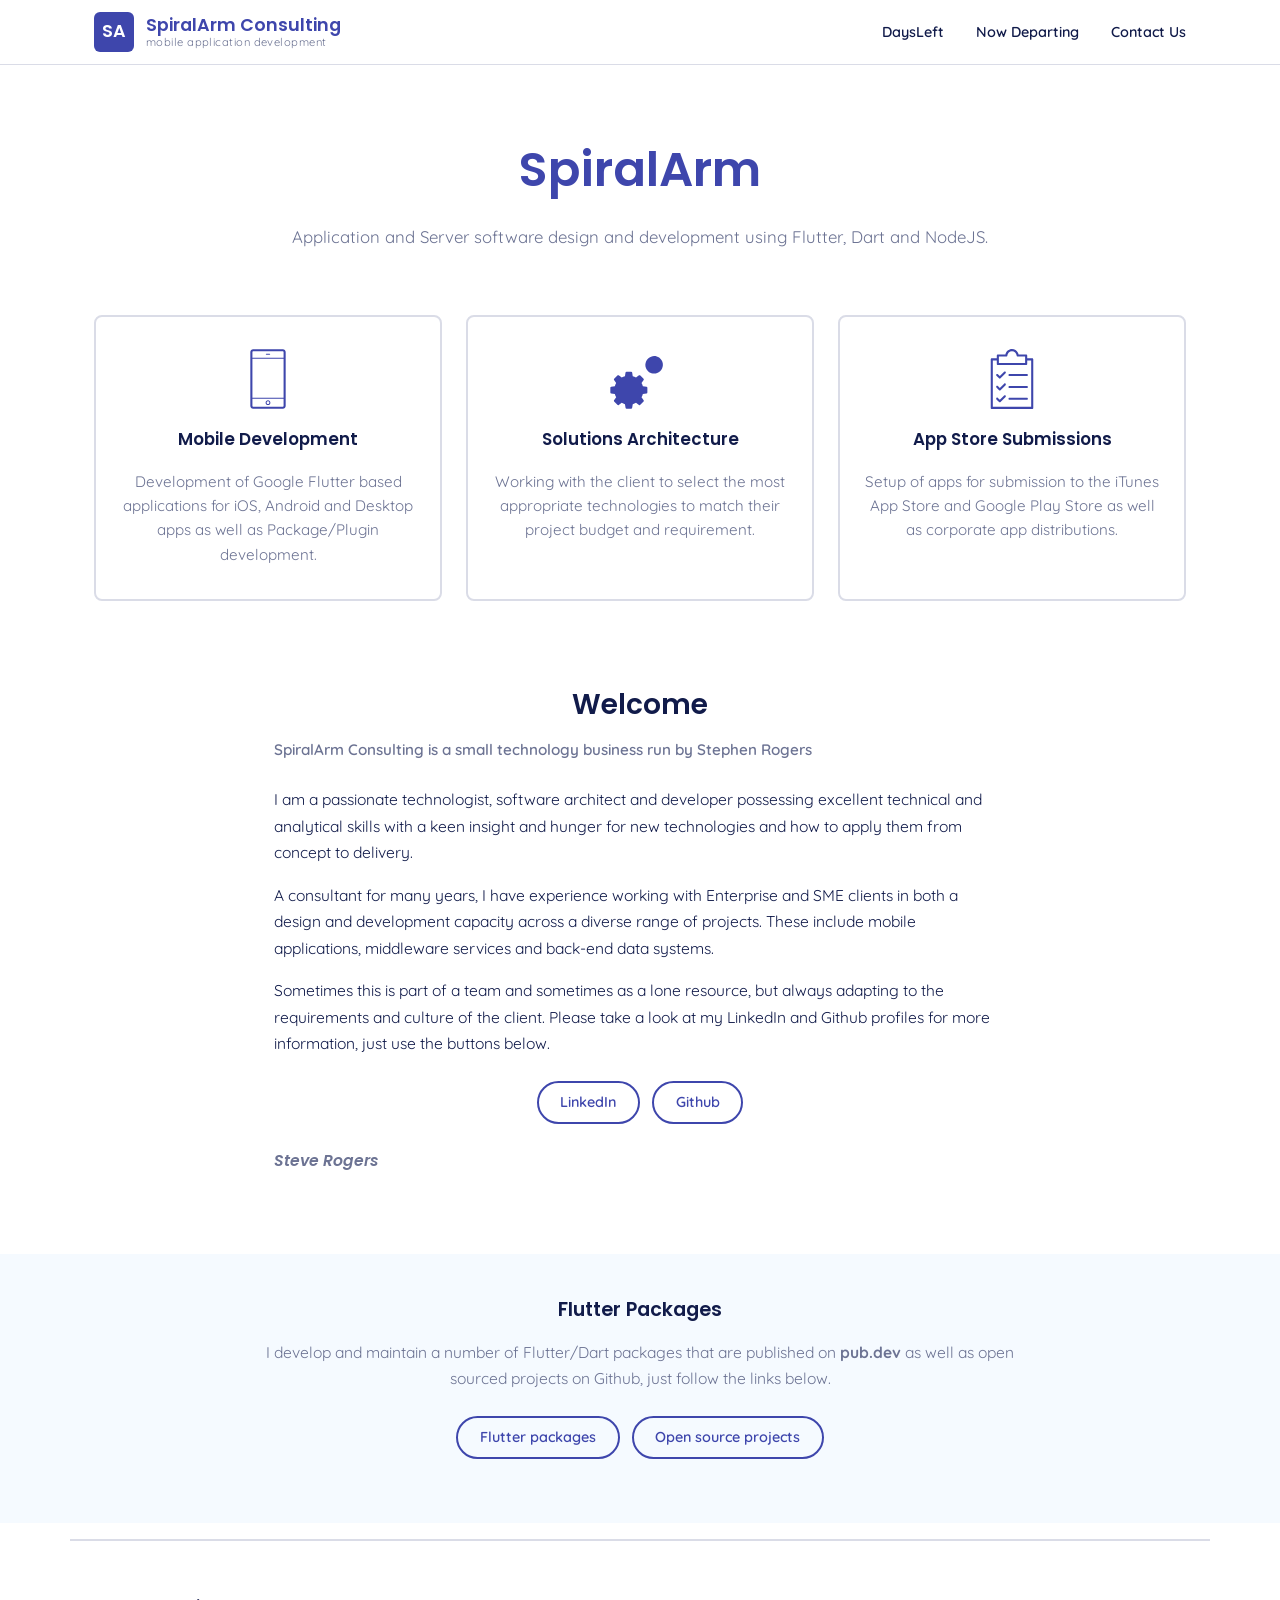
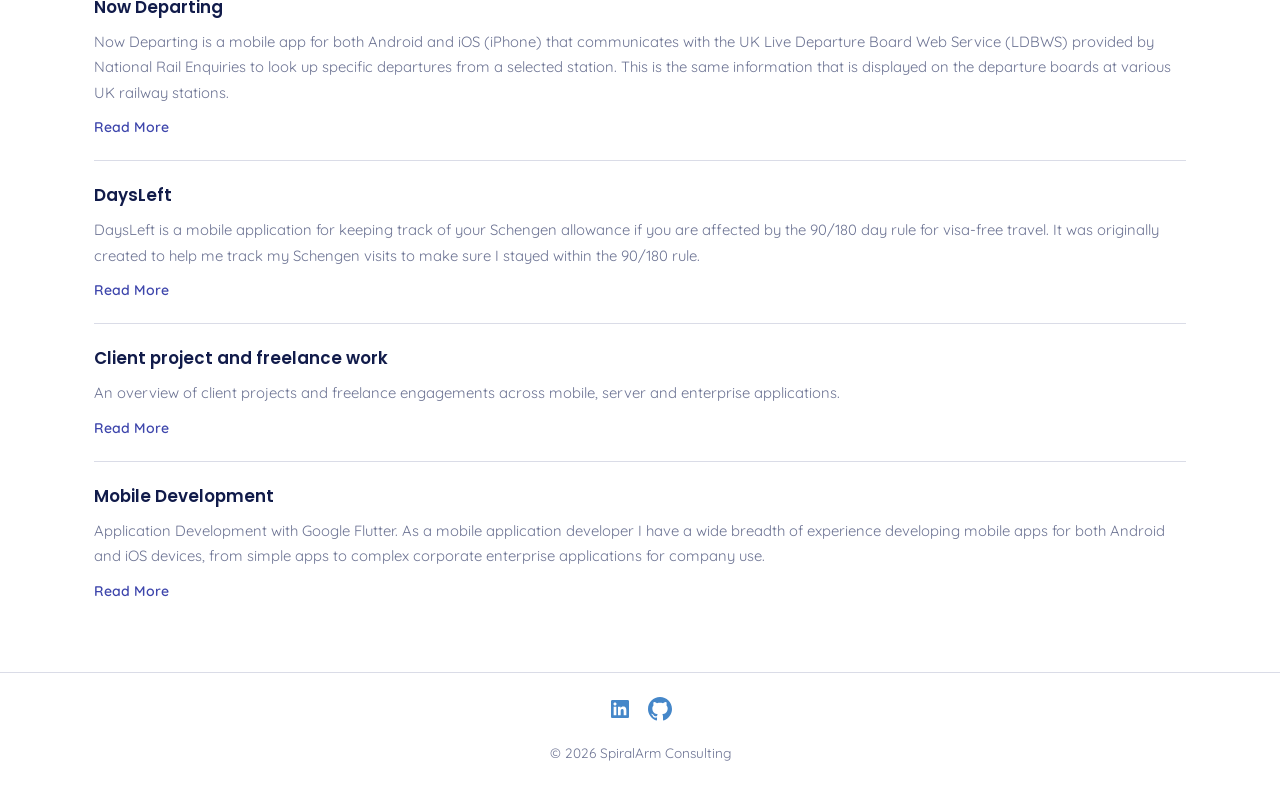
<file: index.html>
<!DOCTYPE html>
<html lang="en-GB">
<head>
  <meta charset="UTF-8">
  <meta name="viewport" content="width=device-width, initial-scale=1.0">
  <title>SpiralArm Consulting — mobile application development</title>
  <link rel="preconnect" href="https://fonts.googleapis.com">
  <link rel="preconnect" href="https://fonts.gstatic.com" crossorigin>
  <link href="https://fonts.googleapis.com/css2?family=Poppins:wght@600&family=Quicksand:wght@400;600&display=swap" rel="stylesheet">
  <link rel="stylesheet" href="css/style.css">
</head>
<body>

  <header class="site-header">
    <div class="header-inner">
      <a href="index.html" class="site-logo">
        <div class="logo-mark">SA</div>
        <div class="site-title">
          SpiralArm Consulting
          <span>mobile application development</span>
        </div>
      </a>

      <button class="nav-toggle" id="navToggle" aria-label="Toggle menu" aria-expanded="false">
        <svg width="22" height="22" viewBox="0 0 24 24" fill="none" stroke="currentColor" stroke-width="2" stroke-linecap="round">
          <line x1="3" y1="6"  x2="21" y2="6"/>
          <line x1="3" y1="12" x2="21" y2="12"/>
          <line x1="3" y1="18" x2="21" y2="18"/>
        </svg>
      </button>

      <nav class="primary-nav" id="primaryNav" aria-label="Main navigation">
        <ul>
          <li><a href="daysleft.html">DaysLeft</a></li>
          <li><a href="now-departing.html">Now Departing</a></li>
          <li><a href="contact.html">Contact Us</a></li>
        </ul>
      </nav>
    </div>
  </header>

  <main>

    <!-- Hero -->
    <section class="hero">
      <h1>SpiralArm</h1>
      <p class="tagline">Application and Server software design and development using Flutter, Dart and NodeJS.</p>
    </section>

    <!-- Services -->
    <section class="services">

      <div class="service-card">
        <div class="icon">
          <!-- Phone / Mobile icon -->
          <svg xmlns="http://www.w3.org/2000/svg" viewBox="0 0 1800 1800"><path d="M1346.861,3.943h-893.72c-45.89,0-83.232,37.339-83.232,83.229v1625.653c0,45.891,37.342,83.23,83.232,83.23h893.72c45.891,0,83.229-37.34,83.229-83.23V87.173C1430.091,41.283,1392.752,3.943,1346.861,3.943z M453.141,66.61h893.72c11.34,0,20.563,9.223,20.563,20.563v172.719H432.578V87.173C432.578,75.833,441.801,66.61,453.141,66.61z M1367.424,291.234v1169.788H432.578V291.234H1367.424z M1346.861,1733.39h-893.72c-11.34,0-20.563-9.224-20.563-20.563v-220.47h934.846v220.47C1367.424,1724.166,1358.201,1733.39,1346.861,1733.39z"/><path d="M949.946,143.519h-43.739h-12.412h-43.74c-8.655,0-15.667,7.012-15.667,15.667c0,8.646,7.012,15.667,15.667,15.667h43.74h12.412h43.739c8.655,0,15.667-7.021,15.667-15.667C965.613,150.531,958.602,143.519,949.946,143.519z"/><path d="M900.002,1538.701c-39.779,0-72.144,32.355-72.144,72.135c0,39.778,32.365,72.145,72.144,72.145c39.777,0,72.142-32.366,72.142-72.145C972.144,1571.057,939.779,1538.701,900.002,1538.701z M900.002,1651.646c-22.503,0-40.81-18.307-40.81-40.811c0-22.495,18.307-40.802,40.81-40.802c22.501,0,40.809,18.307,40.809,40.802C940.811,1633.34,922.503,1651.646,900.002,1651.646z"/></svg>
        </div>
        <h3>Mobile Development</h3>
        <p>Development of Google Flutter based applications for iOS, Android and Desktop apps as well as Package/Plugin development.</p>
      </div>

      <div class="service-card">
        <div class="icon">
          <!-- Settings / Architecture icon -->
          <svg xmlns="http://www.w3.org/2000/svg" viewBox="0 0 1800 1800"><path d="M1094.819,1135.051l-108.863-17.528c-9.449-34.07-22.999-66.744-40.445-97.562l64.601-89.408c8.963-12.402,7.593-29.477-3.227-40.295l-97.074-97.083c-10.828-10.832-27.9-12.188-40.297-3.227l-89.409,64.601c-30.817-17.446-63.496-30.991-97.557-40.44L665.01,705.239c-2.435-15.106-15.472-26.212-30.774-26.212H496.934c-15.302,0-28.339,11.105-30.774,26.212l-17.535,108.864c-34.057,9.449-66.731,22.995-97.555,40.445l-89.409-64.601c-12.399-8.958-29.474-7.597-40.295,3.222l-97.083,97.083c-10.819,10.823-12.187,27.897-3.225,40.3l64.599,89.408c-17.448,30.826-30.994,63.5-40.443,97.562l-108.866,17.528c-15.106,2.436-26.214,15.472-26.214,30.774v137.306c0,15.303,11.106,28.339,26.212,30.774l108.868,17.533c9.454,34.062,22.997,66.735,40.443,97.557l-64.599,89.409c-8.962,12.401-7.595,29.474,3.225,40.297l97.083,97.083c10.819,10.819,27.892,12.181,40.295,3.223l89.409-64.605c30.822,17.446,63.496,30.992,97.555,40.445l17.535,108.867c2.433,15.107,15.472,26.213,30.774,26.213h137.302c15.302,0,28.339-11.105,30.774-26.213l17.537-108.871c34.062-9.449,66.736-22.995,97.549-40.437l89.417,64.601c12.402,8.962,29.478,7.601,40.297-3.223l97.083-97.079c10.819-10.823,12.185-27.895,3.222-40.297l-64.604-89.413c17.446-30.813,30.991-63.487,40.445-97.557l108.868-17.533c15.105-2.436,26.212-15.472,26.212-30.774v-137.306C1121.036,1150.522,1109.926,1137.486,1094.819,1135.051z M565.583,928.422c-168.759,0-306.052,137.293-306.052,306.052s137.293,306.053,306.052,306.053c168.763,0,306.061-137.294,306.061-306.053S734.346,928.422,565.583,928.422z M565.583,1478.187c-134.384,0-243.713-109.328-243.713-243.713s109.329-243.713,243.713-243.713c134.389,0,243.722,109.328,243.722,243.713S699.972,1478.187,565.583,1478.187z"/><path d="M1324.474,212.717c-31.026,0-61.63,5.492-90.97,16.329c-135.858,50.172-205.564,201.52-155.392,337.383c37.927,102.701,136.95,171.707,246.409,171.716c31.014,0,61.617-5.492,90.952-16.329c135.854-50.172,205.568-201.52,155.396-337.375C1532.951,281.727,1433.928,212.717,1324.474,212.717z"/></svg>
        </div>
        <h3>Solutions Architecture</h3>
        <p>Working with the client to select the most appropriate technologies to match their project budget and requirement.</p>
      </div>

      <div class="service-card">
        <div class="icon">
          <!-- Clipboard / App Store icon -->
          <svg xmlns="http://www.w3.org/2000/svg" viewBox="0 0 1800 1800"><path d="M1506.693,279.092h-150.36v-85.277c0-17.353-14.065-31.418-31.419-31.418h-227.317C1078.205,70.574,996.5,2.304,900.003,2.304c-96.499,0-178.202,68.27-197.595,160.092H475.091c-17.353,0-31.419,14.065-31.419,31.418v85.277H293.307c-17.353,0-31.419,14.066-31.419,31.419v1455.764c0,17.353,14.066,31.419,31.419,31.419h1213.386c17.354,0,31.42-14.066,31.42-31.419V310.511C1538.113,293.158,1524.047,279.092,1506.693,279.092z M506.511,225.234h223.28c16.617,0,30.354-12.935,31.362-29.517c4.436-73.219,65.424-130.574,138.85-130.574c73.425,0,134.413,57.355,138.849,130.574c1.009,16.582,14.746,29.517,31.363,29.517h223.28v53.858v62.838v74.81H506.511v-74.81v-62.838V225.234z M1475.274,1734.855H324.728V341.93h118.944v106.229c0,17.354,14.066,31.419,31.419,31.419h849.823c17.354,0,31.419-14.066,31.419-31.419V341.93h118.941V1734.855z"/><path d="M663.633,684.019L534.366,813.291l-57.803-57.806c-12.272-12.265-32.164-12.265-44.437,0c-12.269,12.272-12.269,32.164,0,44.437l80.021,80.022c6.136,6.132,14.176,9.201,22.219,9.201c8.043,0,16.083-3.069,22.219-9.201l151.486-151.486c12.269-12.273,12.269-32.165,0-44.438C695.799,671.755,675.907,671.755,663.633,684.019z"/><path d="M824.996,750.563c-17.354,0-31.419,14.066-31.419,31.419c0,17.354,14.066,31.419,31.419,31.419h520.665c17.354,0,31.419-14.066,31.419-31.419c0-17.353-14.065-31.419-31.419-31.419H824.996z"/><path d="M663.633,1039.925l-129.267,129.272l-57.803-57.807c-12.272-12.265-32.164-12.265-44.437,0c-12.269,12.272-12.269,32.164,0,44.438l80.021,80.021c6.136,6.133,14.176,9.2,22.219,9.2c8.043,0,16.083-3.067,22.219-9.2l151.486-151.486c12.269-12.272,12.269-32.163,0-44.438C695.799,1027.66,675.907,1027.66,663.633,1039.925z"/><path d="M1345.661,1106.467H824.996c-17.354,0-31.419,14.066-31.419,31.42s14.066,31.42,31.419,31.42h520.665c17.354,0,31.419-14.066,31.419-31.42S1363.015,1106.467,1345.661,1106.467z"/><path d="M663.633,1395.83l-129.267,129.272l-57.803-57.808c-12.272-12.264-32.164-12.264-44.437,0c-12.269,12.274-12.269,32.166,0,44.439l80.021,80.021c6.136,6.132,14.176,9.199,22.219,9.199c8.043,0,16.083-3.067,22.219-9.199l151.486-151.486c12.269-12.274,12.269-32.166,0-44.438C695.799,1383.566,675.907,1383.566,663.633,1395.83z"/><path d="M1345.661,1462.373H824.996c-17.354,0-31.419,14.066-31.419,31.42s14.066,31.418,31.419,31.418h520.665c17.354,0,31.419-14.064,31.419-31.418S1363.015,1462.373,1345.661,1462.373z"/></svg>
        </div>
        <h3>App Store Submissions</h3>
        <p>Setup of apps for submission to the iTunes App Store and Google Play Store as well as corporate app distributions.</p>
      </div>

    </section>

    <!-- Bio / Welcome -->
    <section class="bio">
      <h2>Welcome</h2>
      <p class="subtitle">SpiralArm Consulting is a small technology business run by Stephen Rogers</p>

      <p>I am a passionate technologist, software architect and developer possessing excellent technical and analytical skills with a keen insight and hunger for new technologies and how to apply them from concept to delivery.</p>

      <p>A consultant for many years, I have experience working with Enterprise and SME clients in both a design and development capacity across a diverse range of projects. These include mobile applications, middleware services and back-end data systems.</p>

      <p>Sometimes this is part of a team and sometimes as a lone resource, but always adapting to the requirements and culture of the client. Please take a look at my LinkedIn and Github profiles for more information, just use the buttons below.</p>

      <div class="btn-row">
        <a class="btn-outline" href="https://www.linkedin.com/in/sbrogers" rel="noopener noreferrer" target="_blank">LinkedIn</a>
        <a class="btn-outline" href="https://github.com/magnatronus" rel="noopener noreferrer" target="_blank">Github</a>
      </div>

      <p class="bio-sig">Steve Rogers</p>
    </section>

    <!-- Flutter Packages -->
    <section class="packages">
      <div class="packages-inner">
        <h2>Flutter Packages</h2>
        <p>I develop and maintain a number of Flutter/Dart packages that are published on <strong>pub.dev</strong> as well as open sourced projects on Github, just follow the links below.</p>
        <div class="btn-row">
          <a class="btn-outline" href="https://pub.dev/publishers/spiralarm.uk/packages" rel="noopener noreferrer" target="_blank">Flutter packages</a>
          <a class="btn-outline" href="https://github.com/magnatronus" rel="noopener noreferrer" target="_blank">Open source projects</a>
        </div>
      </div>
    </section>

    <!-- Posts -->
    <hr class="divider">

    <section class="posts">

      <div class="post-item">
        <h4><a href="now-departing.html">Now Departing</a></h4>
        <p>Now Departing is a mobile app for both Android and iOS (iPhone) that communicates with the UK Live Departure Board Web Service (LDBWS) provided by National Rail Enquiries to look up specific departures from a selected station. This is the same information that is displayed on the departure boards at various UK railway stations.</p>
        <a class="read-more" href="now-departing.html">Read More</a>
      </div>

      <div class="post-item">
        <h4><a href="daysleft.html">DaysLeft</a></h4>
        <p>DaysLeft is a mobile application for keeping track of your Schengen allowance if you are affected by the 90/180 day rule for visa-free travel. It was originally created to help me track my Schengen visits to make sure I stayed within the 90/180 rule.</p>
        <a class="read-more" href="daysleft.html">Read More</a>
      </div>

      <div class="post-item">
        <h4><a href="client-work.html">Client project and freelance work</a></h4>
        <p>An overview of client projects and freelance engagements across mobile, server and enterprise applications.</p>
        <a class="read-more" href="client-work.html">Read More</a>
      </div>

      <div class="post-item">
        <h4><a href="mobile-development.html">Mobile Development</a></h4>
        <p>Application Development with Google Flutter. As a mobile application developer I have a wide breadth of experience developing mobile apps for both Android and iOS devices, from simple apps to complex corporate enterprise applications for company use.</p>
        <a class="read-more" href="mobile-development.html">Read More</a>
      </div>

    </section>

  </main>

  <footer class="site-footer">
    <ul class="social-icons">
      <li>
        <a href="https://www.linkedin.com/in/sbrogers" aria-label="LinkedIn" rel="noopener noreferrer" target="_blank">
          <svg viewBox="0 0 24 24" xmlns="http://www.w3.org/2000/svg"><path d="M19.7,3H4.3C3.582,3,3,3.582,3,4.3v15.4C3,20.418,3.582,21,4.3,21h15.4c0.718,0,1.3-0.582,1.3-1.3V4.3C21,3.582,20.418,3,19.7,3z M8.339,18.338H5.667v-8.59h2.672V18.338z M7.004,8.574c-0.857,0-1.549-0.694-1.549-1.548c0-0.855,0.691-1.548,1.549-1.548c0.854,0,1.547,0.694,1.547,1.548C8.551,7.881,7.858,8.574,7.004,8.574z M18.339,18.338h-2.669v-4.177c0-0.996-0.017-2.278-1.387-2.278c-1.389,0-1.601,1.086-1.601,2.206v4.249h-2.667v-8.59h2.559v1.174h0.037c0.356-0.675,1.227-1.387,2.526-1.387c2.703,0,3.203,1.779,3.203,4.092V18.338z"/></svg>
        </a>
      </li>
      <li>
        <a href="https://github.com/magnatronus" aria-label="GitHub" rel="noopener noreferrer" target="_blank">
          <svg xmlns="http://www.w3.org/2000/svg" viewBox="0 0 24 24"><path d="M12 0c-6.626 0-12 5.373-12 12 0 5.302 3.438 9.8 8.207 11.387.599.111.793-.261.793-.577v-2.234c-3.338.726-4.033-1.416-4.033-1.416-.546-1.387-1.333-1.756-1.333-1.756-1.089-.745.083-.729.083-.729 1.205.084 1.839 1.237 1.839 1.237 1.07 1.834 2.807 1.304 3.492.997.107-.775.418-1.305.762-1.604-2.665-.305-5.467-1.334-5.467-5.931 0-1.311.469-2.381 1.236-3.221-.124-.303-.535-1.524.117-3.176 0 0 1.008-.322 3.301 1.23.957-.266 1.983-.399 3.003-.404 1.02.005 2.047.138 3.006.404 2.291-1.552 3.297-1.23 3.297-1.23.653 1.653.242 2.874.118 3.176.77.84 1.235 1.911 1.235 3.221 0 4.609-2.807 5.624-5.479 5.921.43.372.823 1.102.823 2.222v3.293c0 .319.192.694.801.576 4.765-1.589 8.199-6.086 8.199-11.386 0-6.627-5.373-12-12-12z"/></svg>
        </a>
      </li>
    </ul>
    <p class="copyright">&copy; 2026 SpiralArm Consulting</p>
  </footer>

  <script>
    const toggle = document.getElementById('navToggle');
    const nav = document.getElementById('primaryNav');
    toggle.addEventListener('click', () => {
      const open = nav.classList.toggle('open');
      toggle.setAttribute('aria-expanded', open);
    });
  </script>

</body>
</html>
</file>
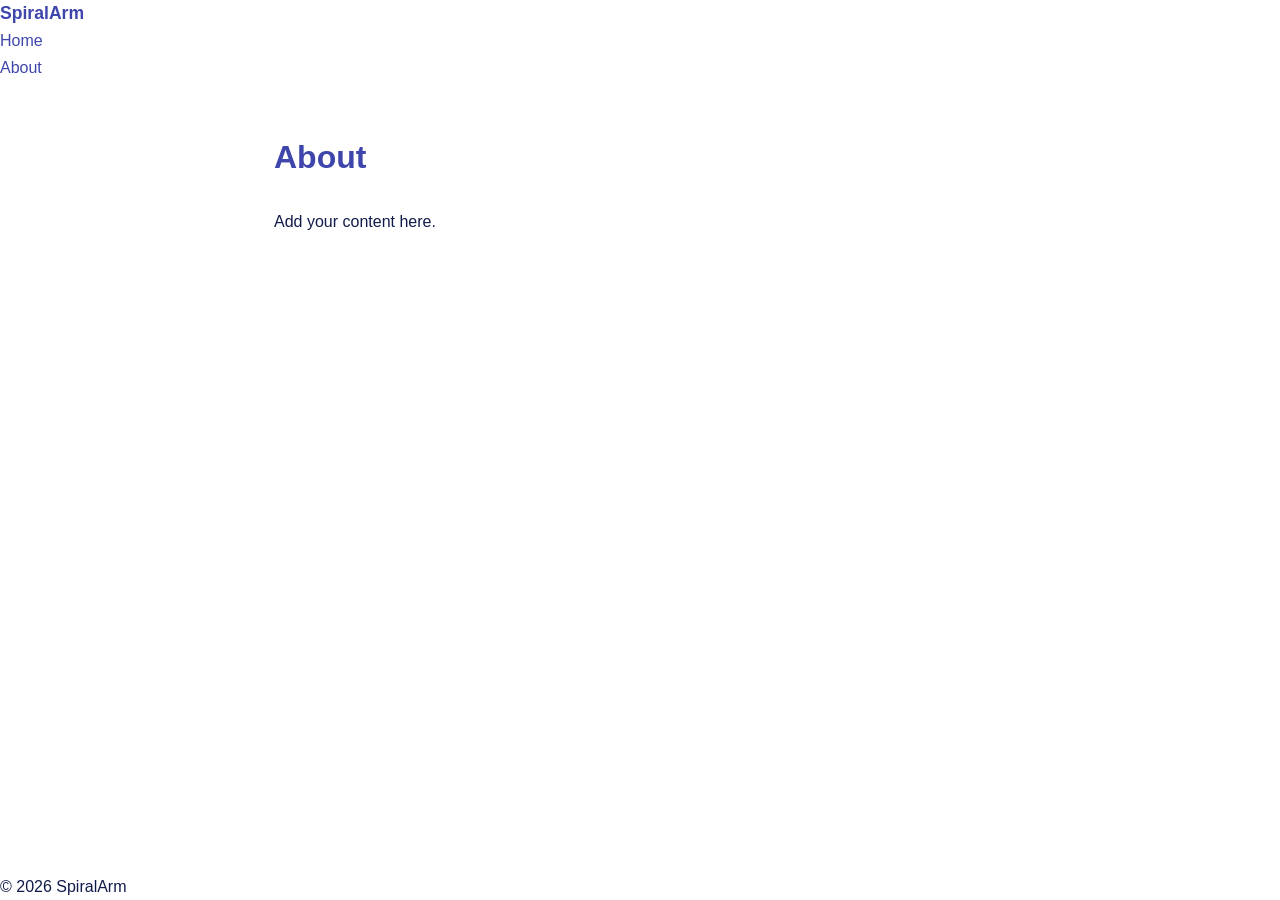
<file: about.html>
<!DOCTYPE html>
<html lang="en">
<head>
  <meta charset="UTF-8">
  <meta name="viewport" content="width=device-width, initial-scale=1.0">
  <title>About — SpiralArm</title>
  <link rel="stylesheet" href="css/style.css">
</head>
<body>
  <header>
    <nav>
      <a href="index.html" class="site-title">SpiralArm</a>
      <ul>
        <li><a href="index.html">Home</a></li>
        <li><a href="about.html" class="active">About</a></li>
      </ul>
    </nav>
  </header>

  <main>
    <section class="page-content">
      <h1>About</h1>
      <p>Add your content here.</p>
    </section>
  </main>

  <footer>
    <p>&copy; 2026 SpiralArm</p>
  </footer>
</body>
</html>
</file>
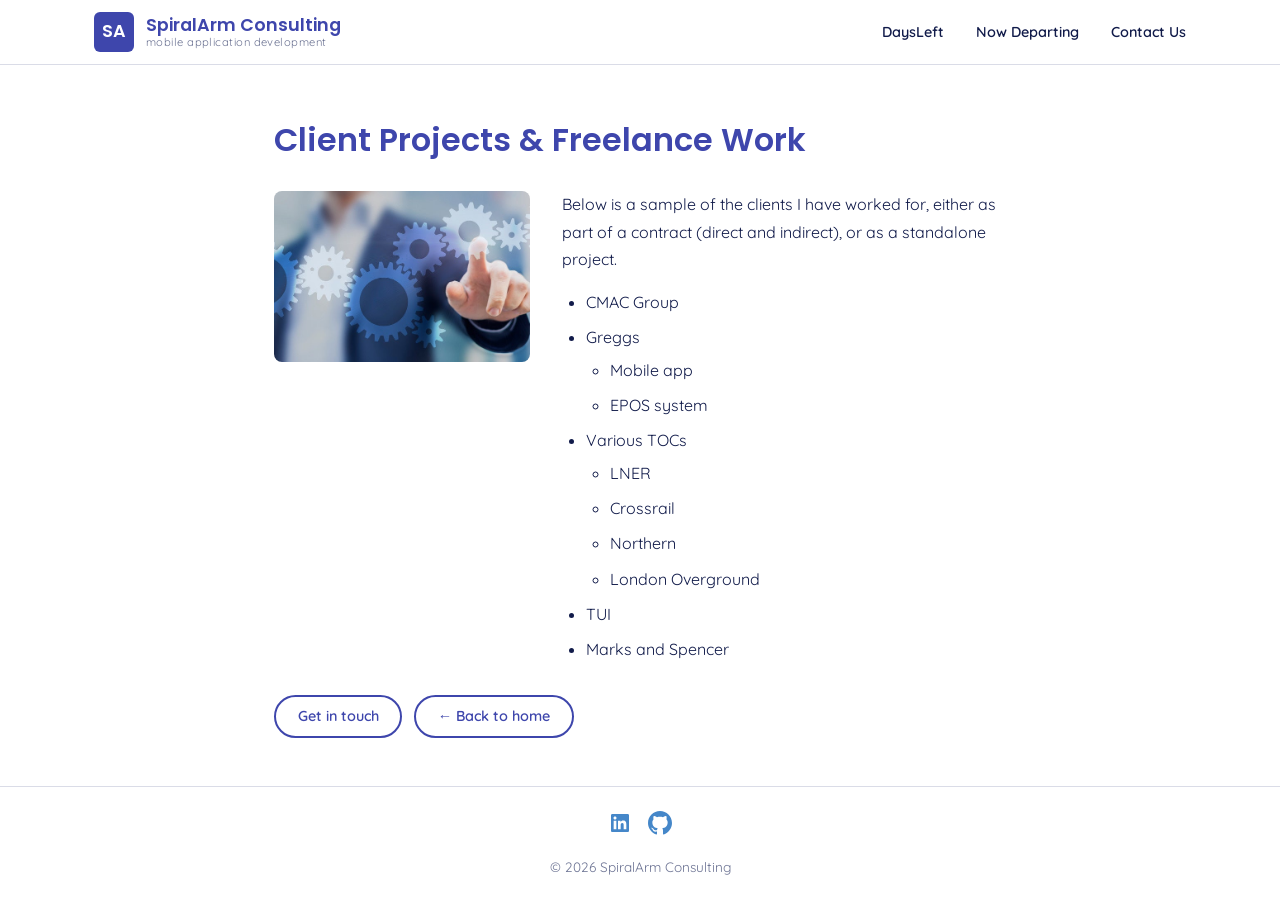
<file: client-work.html>
<!DOCTYPE html>
<html lang="en-GB">
<head>
  <meta charset="UTF-8">
  <meta name="viewport" content="width=device-width, initial-scale=1.0">
  <title>Client Project &amp; Freelance Work — SpiralArm Consulting</title>
  <link rel="preconnect" href="https://fonts.googleapis.com">
  <link rel="preconnect" href="https://fonts.gstatic.com" crossorigin>
  <link href="https://fonts.googleapis.com/css2?family=Poppins:wght@600&family=Quicksand:wght@400;600&display=swap" rel="stylesheet">
  <link rel="stylesheet" href="css/style.css">
  <style>
    .client-layout {
      display: grid;
      grid-template-columns: 35% 1fr;
      gap: 2rem;
      align-items: start;
      margin: 1.5rem 0;
    }
    .client-layout img { width: 100%; height: auto; border-radius: 8px; }
    .client-list { list-style: disc; padding-left: 1.5rem; }
    .client-list li { margin-bottom: 0.5rem; }
    .client-list ul { list-style: circle; padding-left: 1.5rem; margin-top: 0.35rem; }
    @media (max-width: 640px) {
      .client-layout { grid-template-columns: 1fr; }
    }
  </style>
</head>
<body>

  <header class="site-header">
    <div class="header-inner">
      <a href="index.html" class="site-logo">
        <div class="logo-mark">SA</div>
        <div class="site-title">
          SpiralArm Consulting
          <span>mobile application development</span>
        </div>
      </a>
      <button class="nav-toggle" id="navToggle" aria-label="Toggle menu" aria-expanded="false">
        <svg width="22" height="22" viewBox="0 0 24 24" fill="none" stroke="currentColor" stroke-width="2" stroke-linecap="round">
          <line x1="3" y1="6"  x2="21" y2="6"/>
          <line x1="3" y1="12" x2="21" y2="12"/>
          <line x1="3" y1="18" x2="21" y2="18"/>
        </svg>
      </button>
      <nav class="primary-nav" id="primaryNav" aria-label="Main navigation">
        <ul>
          <li><a href="daysleft.html">DaysLeft</a></li>
          <li><a href="now-departing.html">Now Departing</a></li>
          <li><a href="contact.html">Contact Us</a></li>
        </ul>
      </nav>
    </div>
  </header>

  <main>
    <div class="page-content">
      <h1>Client Projects &amp; Freelance Work</h1>

      <div class="client-layout">
        <img src="images/clientwork.jpg" alt="Client work">
        <div>
          <p>Below is a sample of the clients I have worked for, either as part of a contract (direct and indirect), or as a standalone project.</p>

          <ul class="client-list">
            <li>CMAC Group</li>
            <li>Greggs
              <ul>
                <li>Mobile app</li>
                <li>EPOS system</li>
              </ul>
            </li>
            <li>Various TOCs
              <ul>
                <li>LNER</li>
                <li>Crossrail</li>
                <li>Northern</li>
                <li>London Overground</li>
              </ul>
            </li>
            <li>TUI</li>
            <li>Marks and Spencer</li>
          </ul>
        </div>
      </div>

      <div class="btn-row" style="margin-top:1rem;justify-content:flex-start">
        <a class="btn-outline" href="contact.html">Get in touch</a>
        <a class="btn-outline" href="index.html">← Back to home</a>
      </div>
    </div>
  </main>

  <footer class="site-footer">
    <ul class="social-icons">
      <li>
        <a href="https://www.linkedin.com/in/sbrogers" aria-label="LinkedIn" rel="noopener noreferrer" target="_blank">
          <svg viewBox="0 0 24 24"><path d="M19.7,3H4.3C3.582,3,3,3.582,3,4.3v15.4C3,20.418,3.582,21,4.3,21h15.4c0.718,0,1.3-0.582,1.3-1.3V4.3C21,3.582,20.418,3,19.7,3z M8.339,18.338H5.667v-8.59h2.672V18.338z M7.004,8.574c-0.857,0-1.549-0.694-1.549-1.548c0-0.855,0.691-1.548,1.549-1.548c0.854,0,1.547,0.694,1.547,1.548C8.551,7.881,7.858,8.574,7.004,8.574z M18.339,18.338h-2.669v-4.177c0-0.996-0.017-2.278-1.387-2.278c-1.389,0-1.601,1.086-1.601,2.206v4.249h-2.667v-8.59h2.559v1.174h0.037c0.356-0.675,1.227-1.387,2.526-1.387c2.703,0,3.203,1.779,3.203,4.092V18.338z"/></svg>
        </a>
      </li>
      <li>
        <a href="https://github.com/magnatronus" aria-label="GitHub" rel="noopener noreferrer" target="_blank">
          <svg viewBox="0 0 24 24"><path d="M12 0c-6.626 0-12 5.373-12 12 0 5.302 3.438 9.8 8.207 11.387.599.111.793-.261.793-.577v-2.234c-3.338.726-4.033-1.416-4.033-1.416-.546-1.387-1.333-1.756-1.333-1.756-1.089-.745.083-.729.083-.729 1.205.084 1.839 1.237 1.839 1.237 1.07 1.834 2.807 1.304 3.492.997.107-.775.418-1.305.762-1.604-2.665-.305-5.467-1.334-5.467-5.931 0-1.311.469-2.381 1.236-3.221-.124-.303-.535-1.524.117-3.176 0 0 1.008-.322 3.301 1.23.957-.266 1.983-.399 3.003-.404 1.02.005 2.047.138 3.006.404 2.291-1.552 3.297-1.23 3.297-1.23.653 1.653.242 2.874.118 3.176.77.84 1.235 1.911 1.235 3.221 0 4.609-2.807 5.624-5.479 5.921.43.372.823 1.102.823 2.222v3.293c0 .319.192.694.801.576 4.765-1.589 8.199-6.086 8.199-11.386 0-6.627-5.373-12-12-12z"/></svg>
        </a>
      </li>
    </ul>
    <p class="copyright">&copy; 2026 SpiralArm Consulting</p>
  </footer>

  <script>
    const toggle = document.getElementById('navToggle');
    const nav = document.getElementById('primaryNav');
    toggle.addEventListener('click', () => {
      const open = nav.classList.toggle('open');
      toggle.setAttribute('aria-expanded', open);
    });
  </script>

</body>
</html>
</file>
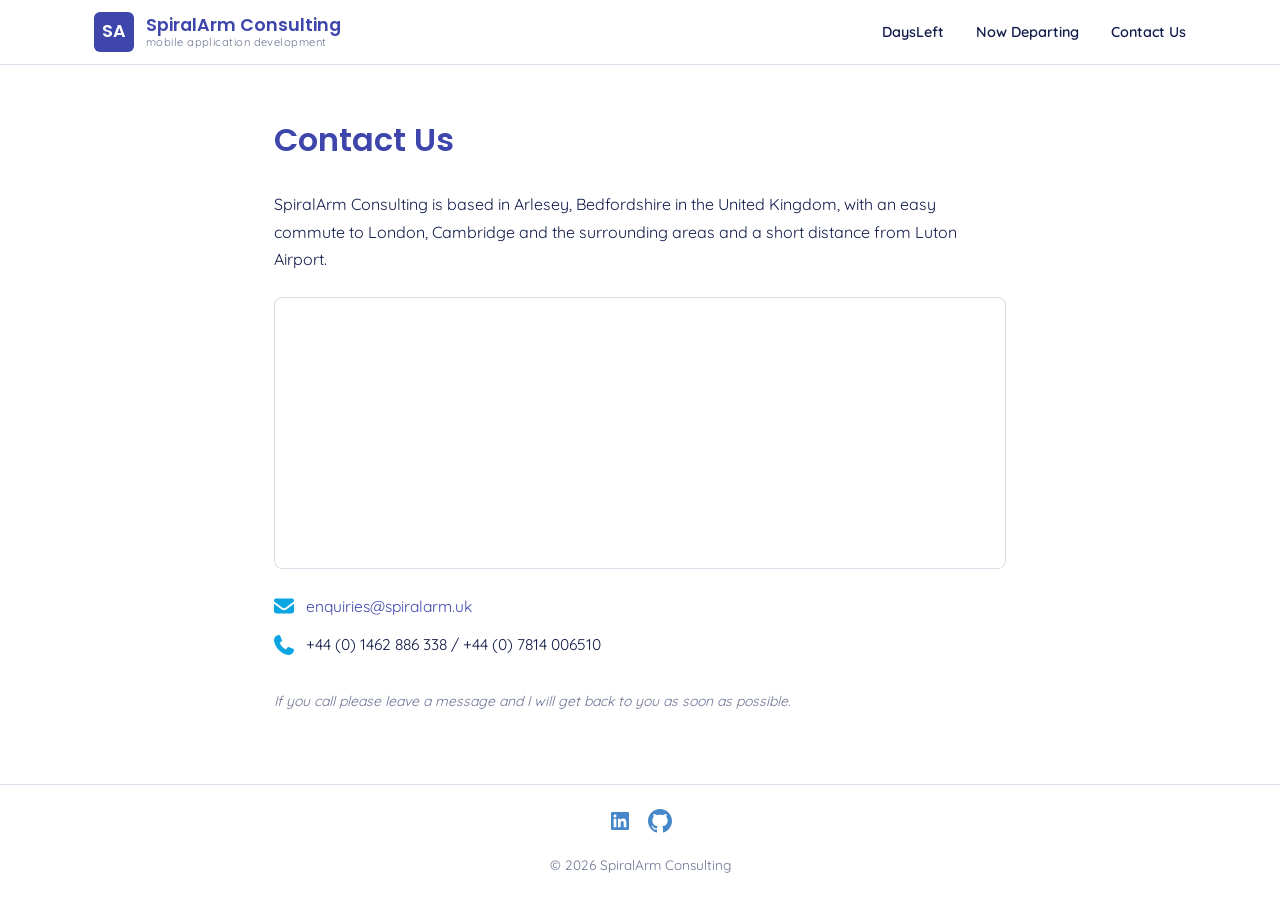
<file: contact.html>
<!DOCTYPE html>
<html lang="en-GB">
<head>
  <meta charset="UTF-8">
  <meta name="viewport" content="width=device-width, initial-scale=1.0">
  <title>Contact Us — SpiralArm Consulting</title>
  <link rel="preconnect" href="https://fonts.googleapis.com">
  <link rel="preconnect" href="https://fonts.gstatic.com" crossorigin>
  <link href="https://fonts.googleapis.com/css2?family=Poppins:wght@600&family=Quicksand:wght@400;600&display=swap" rel="stylesheet">
  <link rel="stylesheet" href="css/style.css">
  <style>
    .contact-details { display: flex; flex-direction: column; gap: 0.75rem; margin: 1.5rem 0 2rem; }
    .contact-details a { color: var(--primary); }
    .contact-item { display: flex; align-items: center; gap: 0.75rem; font-size: 0.975rem; }
    .contact-item svg { width: 20px; height: 20px; flex-shrink: 0; fill: #0ba5e2; }
    .map-wrap { margin: 1.5rem 0; border-radius: 8px; overflow: hidden; border: 1px solid var(--border); }
    .map-wrap iframe { display: block; width: 100%; height: 270px; border: 0; }
    .call-note { font-style: italic; font-size: 0.875rem; color: var(--muted); }
  </style>
</head>
<body>

  <header class="site-header">
    <div class="header-inner">
      <a href="index.html" class="site-logo">
        <div class="logo-mark">SA</div>
        <div class="site-title">
          SpiralArm Consulting
          <span>mobile application development</span>
        </div>
      </a>
      <button class="nav-toggle" id="navToggle" aria-label="Toggle menu" aria-expanded="false">
        <svg width="22" height="22" viewBox="0 0 24 24" fill="none" stroke="currentColor" stroke-width="2" stroke-linecap="round">
          <line x1="3" y1="6"  x2="21" y2="6"/>
          <line x1="3" y1="12" x2="21" y2="12"/>
          <line x1="3" y1="18" x2="21" y2="18"/>
        </svg>
      </button>
      <nav class="primary-nav" id="primaryNav" aria-label="Main navigation">
        <ul>
          <li><a href="daysleft.html">DaysLeft</a></li>
          <li><a href="now-departing.html">Now Departing</a></li>
          <li><a href="contact.html">Contact Us</a></li>
        </ul>
      </nav>
    </div>
  </header>

  <main>
    <div class="page-content">
      <h1>Contact Us</h1>

      <p>SpiralArm Consulting is based in Arlesey, Bedfordshire in the United Kingdom, with an easy commute to London, Cambridge and the surrounding areas and a short distance from Luton Airport.</p>

      <div class="map-wrap">
        <iframe
          src="https://www.google.com/maps/embed?pb=!1m14!1m12!1m3!1d39289.838526410465!2d-0.26528452272920866!3d52.01389474541217!2m3!1f0!2f0!3f0!3m2!1i1024!2i768!4f13.1!5e0!3m2!1sen!2suk!4v1593336441024!5m2!1sen!2suk"
          allowfullscreen
          loading="lazy"
          referrerpolicy="no-referrer-when-downgrade"
          title="SpiralArm Consulting location map"
        ></iframe>
      </div>

      <div class="contact-details">
        <div class="contact-item">
          <svg xmlns="http://www.w3.org/2000/svg" viewBox="0 0 512 512"><path d="M48 64c-26.5 0-48 21.5-48 48 0 15.1 7.1 29.3 19.2 38.4l208 156c17.1 12.8 40.5 12.8 57.6 0l208-156c12.1-9.1 19.2-23.3 19.2-38.4 0-26.5-21.5-48-48-48L48 64zM0 196L0 384c0 35.3 28.7 64 64 64l384 0c35.3 0 64-28.7 64-64l0-188-198.4 148.8c-34.1 25.6-81.1 25.6-115.2 0L0 196z"/></svg>
          <a href="mailto:enquiries@spiralarm.uk">enquiries@spiralarm.uk</a>
        </div>
        <div class="contact-item">
          <svg xmlns="http://www.w3.org/2000/svg" viewBox="0 0 512 512"><path d="M160.2 25C152.3 6.1 131.7-3.9 112.1 1.4l-5.5 1.5c-64.6 17.6-119.8 80.2-103.7 156.4 37.1 175 174.8 312.7 349.8 349.8 76.3 16.2 138.8-39.1 156.4-103.7l1.5-5.5c5.4-19.7-4.7-40.3-23.5-48.1l-97.3-40.5c-16.5-6.9-35.6-2.1-47 11.8l-38.6 47.2C233.9 335.4 177.3 277 144.8 205.3L189 169.3c13.9-11.3 18.6-30.4 11.8-47L160.2 25z"/></svg>
          <span>+44 (0) 1462 886 338 / +44 (0) 7814 006510</span>
        </div>
      </div>

      <p class="call-note">If you call please leave a message and I will get back to you as soon as possible.</p>
    </div>
  </main>

  <footer class="site-footer">
    <ul class="social-icons">
      <li>
        <a href="https://www.linkedin.com/in/sbrogers" aria-label="LinkedIn" rel="noopener noreferrer" target="_blank">
          <svg viewBox="0 0 24 24"><path d="M19.7,3H4.3C3.582,3,3,3.582,3,4.3v15.4C3,20.418,3.582,21,4.3,21h15.4c0.718,0,1.3-0.582,1.3-1.3V4.3C21,3.582,20.418,3,19.7,3z M8.339,18.338H5.667v-8.59h2.672V18.338z M7.004,8.574c-0.857,0-1.549-0.694-1.549-1.548c0-0.855,0.691-1.548,1.549-1.548c0.854,0,1.547,0.694,1.547,1.548C8.551,7.881,7.858,8.574,7.004,8.574z M18.339,18.338h-2.669v-4.177c0-0.996-0.017-2.278-1.387-2.278c-1.389,0-1.601,1.086-1.601,2.206v4.249h-2.667v-8.59h2.559v1.174h0.037c0.356-0.675,1.227-1.387,2.526-1.387c2.703,0,3.203,1.779,3.203,4.092V18.338z"/></svg>
        </a>
      </li>
      <li>
        <a href="https://github.com/magnatronus" aria-label="GitHub" rel="noopener noreferrer" target="_blank">
          <svg viewBox="0 0 24 24"><path d="M12 0c-6.626 0-12 5.373-12 12 0 5.302 3.438 9.8 8.207 11.387.599.111.793-.261.793-.577v-2.234c-3.338.726-4.033-1.416-4.033-1.416-.546-1.387-1.333-1.756-1.333-1.756-1.089-.745.083-.729.083-.729 1.205.084 1.839 1.237 1.839 1.237 1.07 1.834 2.807 1.304 3.492.997.107-.775.418-1.305.762-1.604-2.665-.305-5.467-1.334-5.467-5.931 0-1.311.469-2.381 1.236-3.221-.124-.303-.535-1.524.117-3.176 0 0 1.008-.322 3.301 1.23.957-.266 1.983-.399 3.003-.404 1.02.005 2.047.138 3.006.404 2.291-1.552 3.297-1.23 3.297-1.23.653 1.653.242 2.874.118 3.176.77.84 1.235 1.911 1.235 3.221 0 4.609-2.807 5.624-5.479 5.921.43.372.823 1.102.823 2.222v3.293c0 .319.192.694.801.576 4.765-1.589 8.199-6.086 8.199-11.386 0-6.627-5.373-12-12-12z"/></svg>
        </a>
      </li>
    </ul>
    <p class="copyright">&copy; 2026 SpiralArm Consulting</p>
  </footer>

  <script>
    const toggle = document.getElementById('navToggle');
    const nav = document.getElementById('primaryNav');
    toggle.addEventListener('click', () => {
      const open = nav.classList.toggle('open');
      toggle.setAttribute('aria-expanded', open);
    });
  </script>

</body>
</html>
</file>
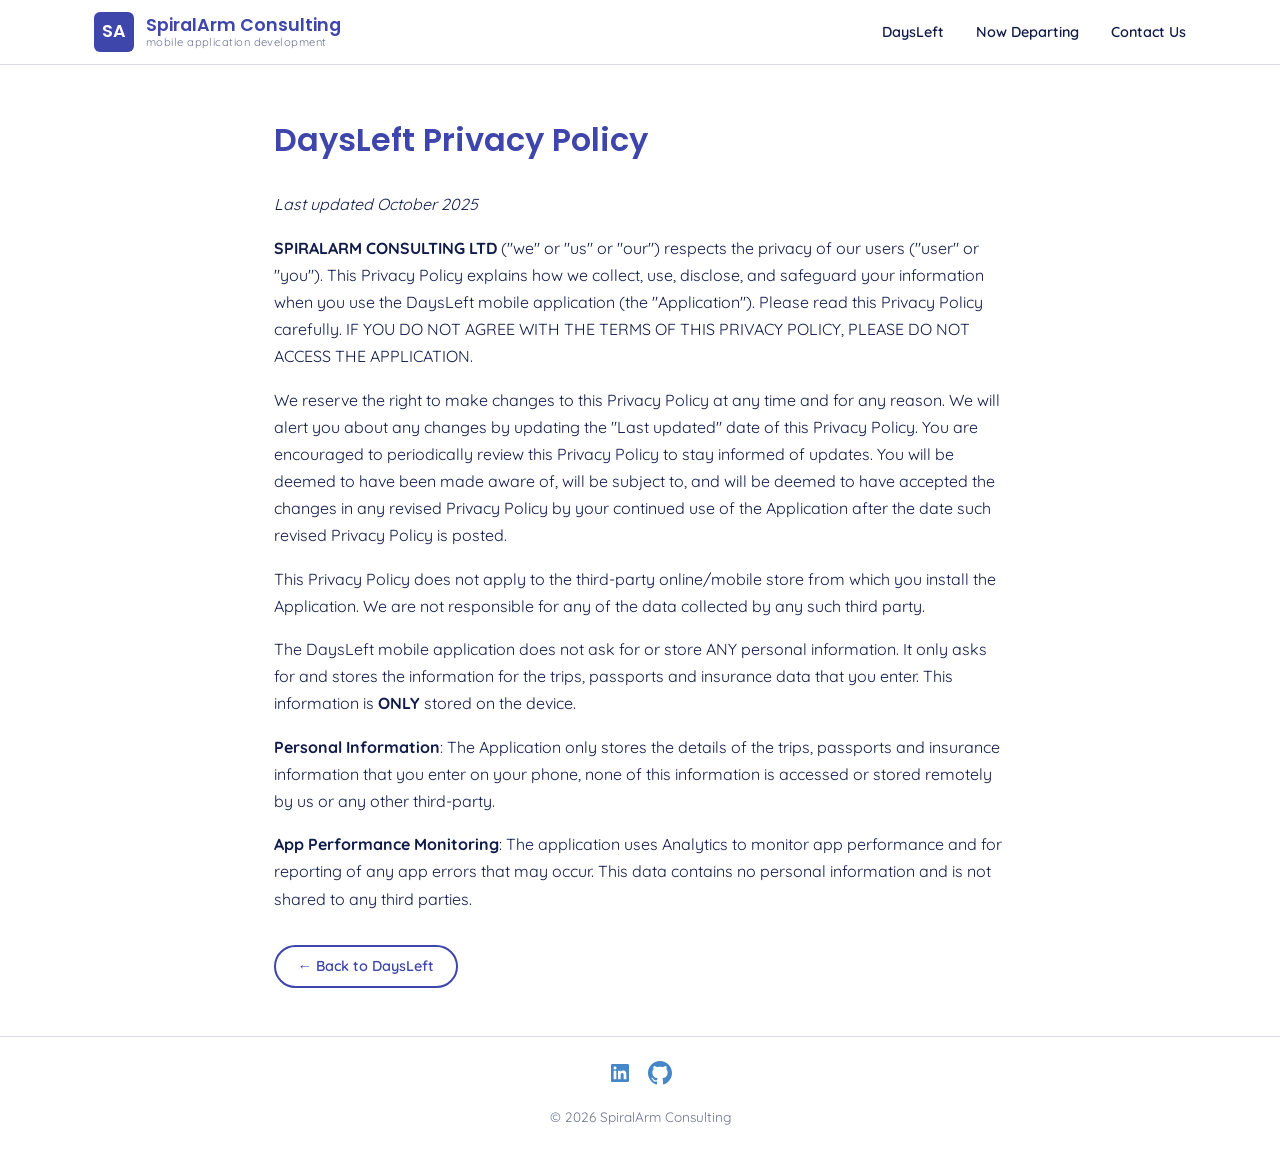
<file: daysleft-privacy-policy.html>
<!DOCTYPE html>
<html lang="en-GB">
<head>
  <meta charset="UTF-8">
  <meta name="viewport" content="width=device-width, initial-scale=1.0">
  <title>DaysLeft Privacy Policy — SpiralArm Consulting</title>
  <link rel="preconnect" href="https://fonts.googleapis.com">
  <link rel="preconnect" href="https://fonts.gstatic.com" crossorigin>
  <link href="https://fonts.googleapis.com/css2?family=Poppins:wght@600&family=Quicksand:wght@400;600&display=swap" rel="stylesheet">
  <link rel="stylesheet" href="css/style.css">
</head>
<body>

  <header class="site-header">
    <div class="header-inner">
      <a href="index.html" class="site-logo">
        <div class="logo-mark">SA</div>
        <div class="site-title">
          SpiralArm Consulting
          <span>mobile application development</span>
        </div>
      </a>
      <button class="nav-toggle" id="navToggle" aria-label="Toggle menu" aria-expanded="false">
        <svg width="22" height="22" viewBox="0 0 24 24" fill="none" stroke="currentColor" stroke-width="2" stroke-linecap="round">
          <line x1="3" y1="6"  x2="21" y2="6"/>
          <line x1="3" y1="12" x2="21" y2="12"/>
          <line x1="3" y1="18" x2="21" y2="18"/>
        </svg>
      </button>
      <nav class="primary-nav" id="primaryNav" aria-label="Main navigation">
        <ul>
          <li><a href="daysleft.html">DaysLeft</a></li>
          <li><a href="now-departing.html">Now Departing</a></li>
          <li><a href="contact.html">Contact Us</a></li>
        </ul>
      </nav>
    </div>
  </header>

  <main>
    <div class="page-content">
      <h1>DaysLeft Privacy Policy</h1>

      <p><em>Last updated October 2025</em></p>

      <p><strong>SPIRALARM CONSULTING LTD</strong> ("we" or "us" or "our") respects the privacy of our users ("user" or "you"). This Privacy Policy explains how we collect, use, disclose, and safeguard your information when you use the DaysLeft mobile application (the "Application"). Please read this Privacy Policy carefully. IF YOU DO NOT AGREE WITH THE TERMS OF THIS PRIVACY POLICY, PLEASE DO NOT ACCESS THE APPLICATION.</p>

      <p>We reserve the right to make changes to this Privacy Policy at any time and for any reason. We will alert you about any changes by updating the "Last updated" date of this Privacy Policy. You are encouraged to periodically review this Privacy Policy to stay informed of updates. You will be deemed to have been made aware of, will be subject to, and will be deemed to have accepted the changes in any revised Privacy Policy by your continued use of the Application after the date such revised Privacy Policy is posted.</p>

      <p>This Privacy Policy does not apply to the third-party online/mobile store from which you install the Application. We are not responsible for any of the data collected by any such third party.</p>

      <p>The DaysLeft mobile application does not ask for or store ANY personal information. It only asks for and stores the information for the trips, passports and insurance data that you enter. This information is <strong>ONLY</strong> stored on the device.</p>

      <p><strong>Personal Information</strong>: The Application only stores the details of the trips, passports and insurance information that you enter on your phone, none of this information is accessed or stored remotely by us or any other third-party.</p>

      <p><strong>App Performance Monitoring</strong>: The application uses Analytics to monitor app performance and for reporting of any app errors that may occur. This data contains no personal information and is not shared to any third parties.</p>

      <div class="btn-row" style="margin-top:2rem;justify-content:flex-start">
        <a class="btn-outline" href="daysleft.html">← Back to DaysLeft</a>
      </div>
    </div>
  </main>

  <footer class="site-footer">
    <ul class="social-icons">
      <li>
        <a href="https://www.linkedin.com/in/sbrogers" aria-label="LinkedIn" rel="noopener noreferrer" target="_blank">
          <svg viewBox="0 0 24 24"><path d="M19.7,3H4.3C3.582,3,3,3.582,3,4.3v15.4C3,20.418,3.582,21,4.3,21h15.4c0.718,0,1.3-0.582,1.3-1.3V4.3C21,3.582,20.418,3,19.7,3z M8.339,18.338H5.667v-8.59h2.672V18.338z M7.004,8.574c-0.857,0-1.549-0.694-1.549-1.548c0-0.855,0.691-1.548,1.549-1.548c0.854,0,1.547,0.694,1.547,1.548C8.551,7.881,7.858,8.574,7.004,8.574z M18.339,18.338h-2.669v-4.177c0-0.996-0.017-2.278-1.387-2.278c-1.389,0-1.601,1.086-1.601,2.206v4.249h-2.667v-8.59h2.559v1.174h0.037c0.356-0.675,1.227-1.387,2.526-1.387c2.703,0,3.203,1.779,3.203,4.092V18.338z"/></svg>
        </a>
      </li>
      <li>
        <a href="https://github.com/magnatronus" aria-label="GitHub" rel="noopener noreferrer" target="_blank">
          <svg viewBox="0 0 24 24"><path d="M12 0c-6.626 0-12 5.373-12 12 0 5.302 3.438 9.8 8.207 11.387.599.111.793-.261.793-.577v-2.234c-3.338.726-4.033-1.416-4.033-1.416-.546-1.387-1.333-1.756-1.333-1.756-1.089-.745.083-.729.083-.729 1.205.084 1.839 1.237 1.839 1.237 1.07 1.834 2.807 1.304 3.492.997.107-.775.418-1.305.762-1.604-2.665-.305-5.467-1.334-5.467-5.931 0-1.311.469-2.381 1.236-3.221-.124-.303-.535-1.524.117-3.176 0 0 1.008-.322 3.301 1.23.957-.266 1.983-.399 3.003-.404 1.02.005 2.047.138 3.006.404 2.291-1.552 3.297-1.23 3.297-1.23.653 1.653.242 2.874.118 3.176.77.84 1.235 1.911 1.235 3.221 0 4.609-2.807 5.624-5.479 5.921.43.372.823 1.102.823 2.222v3.293c0 .319.192.694.801.576 4.765-1.589 8.199-6.086 8.199-11.386 0-6.627-5.373-12-12-12z"/></svg>
        </a>
      </li>
    </ul>
    <p class="copyright">&copy; 2026 SpiralArm Consulting</p>
  </footer>

  <script>
    const toggle = document.getElementById('navToggle');
    const nav = document.getElementById('primaryNav');
    toggle.addEventListener('click', () => {
      const open = nav.classList.toggle('open');
      toggle.setAttribute('aria-expanded', open);
    });
  </script>

</body>
</html>
</file>
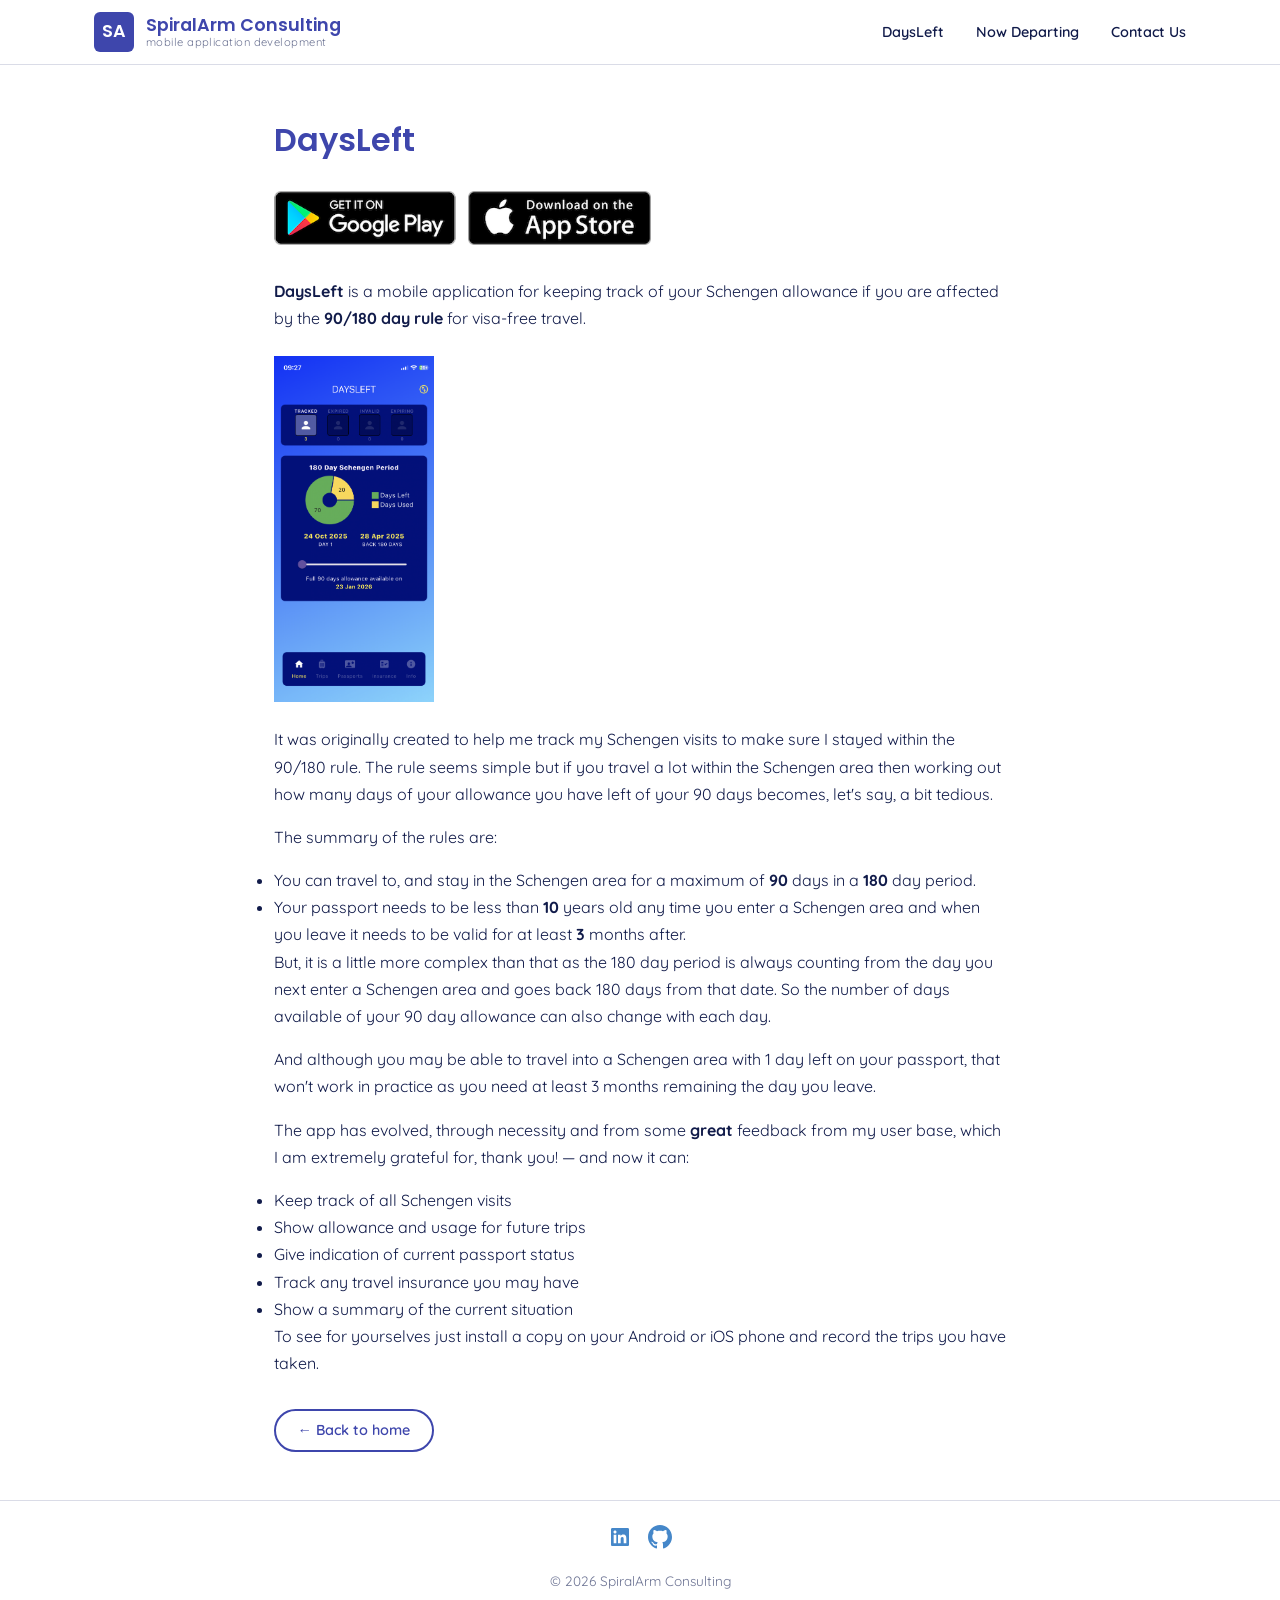
<file: daysleft.html>
<!DOCTYPE html>
<html lang="en-GB">
<head>
  <meta charset="UTF-8">
  <meta name="viewport" content="width=device-width, initial-scale=1.0">
  <title>DaysLeft — SpiralArm Consulting</title>
  <link rel="preconnect" href="https://fonts.googleapis.com">
  <link rel="preconnect" href="https://fonts.gstatic.com" crossorigin>
  <link href="https://fonts.googleapis.com/css2?family=Poppins:wght@600&family=Quicksand:wght@400;600&display=swap" rel="stylesheet">
  <link rel="stylesheet" href="css/style.css">
</head>
<body>

  <header class="site-header">
    <div class="header-inner">
      <a href="index.html" class="site-logo">
        <div class="logo-mark">SA</div>
        <div class="site-title">
          SpiralArm Consulting
          <span>mobile application development</span>
        </div>
      </a>
      <button class="nav-toggle" id="navToggle" aria-label="Toggle menu" aria-expanded="false">
        <svg width="22" height="22" viewBox="0 0 24 24" fill="none" stroke="currentColor" stroke-width="2" stroke-linecap="round">
          <line x1="3" y1="6"  x2="21" y2="6"/>
          <line x1="3" y1="12" x2="21" y2="12"/>
          <line x1="3" y1="18" x2="21" y2="18"/>
        </svg>
      </button>
      <nav class="primary-nav" id="primaryNav" aria-label="Main navigation">
        <ul>
          <li><a href="daysleft.html">DaysLeft</a></li>
          <li><a href="now-departing.html">Now Departing</a></li>
          <li><a href="contact.html">Contact Us</a></li>
        </ul>
      </nav>
    </div>
  </header>

  <main>
    <div class="page-content">
      <h1>DaysLeft</h1>

      <div class="btn-row" style="justify-content:flex-start">
        <a href="https://play.google.com/store/apps/details?id=spiralarm.uk.howlong" target="_blank" rel="noopener noreferrer">
          <img src="images/google-play.png" alt="Get it on Google Play" style="height:54px;width:auto">
        </a>
        <a href="https://apps.apple.com/app/daysleft/id1609778180" target="_blank" rel="noopener noreferrer">
          <img src="images/apple-appstore.png" alt="Download on the App Store" style="height:54px;width:auto">
        </a>
      </div>

      <p><strong>DaysLeft</strong> is a mobile application for keeping track of your Schengen allowance if you are affected by the <strong>90/180 day rule</strong> for visa-free travel.</p>

      <img src="images/daysleft-946x2048.png" alt="DaysLeft app screenshot" style="display:block;width:160px;height:auto;margin:1.5rem 0">

      <p>It was originally created to help me track my Schengen visits to make sure I stayed within the 90/180 rule. The rule seems simple but if you travel a lot within the Schengen area then working out how many days of your allowance you have left of your 90 days becomes, let's say, a bit tedious.</p>

      <p>The summary of the rules are:</p>

      <ul>
        <li>You can travel to, and stay in the Schengen area for a maximum of <strong>90</strong> days in a <strong>180</strong> day period.</li>
        <li>Your passport needs to be less than <strong>10</strong> years old any time you enter a Schengen area and when you leave it needs to be valid for at least <strong>3</strong> months after.</li>
      </ul>

      <p>But, it is a little more complex than that as the 180 day period is always counting from the day you next enter a Schengen area and goes back 180 days from that date. So the number of days available of your 90 day allowance can also change with each day.</p>

      <p>And although you may be able to travel into a Schengen area with 1 day left on your passport, that won't work in practice as you need at least 3 months remaining the day you leave.</p>

      <p>The app has evolved, through necessity and from some <strong>great</strong> feedback from my user base, which I am extremely grateful for, thank you! — and now it can:</p>

      <ul>
        <li>Keep track of all Schengen visits</li>
        <li>Show allowance and usage for future trips</li>
        <li>Give indication of current passport status</li>
        <li>Track any travel insurance you may have</li>
        <li>Show a summary of the current situation</li>
      </ul>

      <p>To see for yourselves just install a copy on your Android or iOS phone and record the trips you have taken.</p>

      <div class="btn-row" style="margin-top:2rem;justify-content:flex-start">
<a class="btn-outline" href="index.html">← Back to home</a>
      </div>
    </div>
  </main>

  <footer class="site-footer">
    <ul class="social-icons">
      <li>
        <a href="https://www.linkedin.com/in/sbrogers" aria-label="LinkedIn" rel="noopener noreferrer" target="_blank">
          <svg viewBox="0 0 24 24"><path d="M19.7,3H4.3C3.582,3,3,3.582,3,4.3v15.4C3,20.418,3.582,21,4.3,21h15.4c0.718,0,1.3-0.582,1.3-1.3V4.3C21,3.582,20.418,3,19.7,3z M8.339,18.338H5.667v-8.59h2.672V18.338z M7.004,8.574c-0.857,0-1.549-0.694-1.549-1.548c0-0.855,0.691-1.548,1.549-1.548c0.854,0,1.547,0.694,1.547,1.548C8.551,7.881,7.858,8.574,7.004,8.574z M18.339,18.338h-2.669v-4.177c0-0.996-0.017-2.278-1.387-2.278c-1.389,0-1.601,1.086-1.601,2.206v4.249h-2.667v-8.59h2.559v1.174h0.037c0.356-0.675,1.227-1.387,2.526-1.387c2.703,0,3.203,1.779,3.203,4.092V18.338z"/></svg>
        </a>
      </li>
      <li>
        <a href="https://github.com/magnatronus" aria-label="GitHub" rel="noopener noreferrer" target="_blank">
          <svg viewBox="0 0 24 24"><path d="M12 0c-6.626 0-12 5.373-12 12 0 5.302 3.438 9.8 8.207 11.387.599.111.793-.261.793-.577v-2.234c-3.338.726-4.033-1.416-4.033-1.416-.546-1.387-1.333-1.756-1.333-1.756-1.089-.745.083-.729.083-.729 1.205.084 1.839 1.237 1.839 1.237 1.07 1.834 2.807 1.304 3.492.997.107-.775.418-1.305.762-1.604-2.665-.305-5.467-1.334-5.467-5.931 0-1.311.469-2.381 1.236-3.221-.124-.303-.535-1.524.117-3.176 0 0 1.008-.322 3.301 1.23.957-.266 1.983-.399 3.003-.404 1.02.005 2.047.138 3.006.404 2.291-1.552 3.297-1.23 3.297-1.23.653 1.653.242 2.874.118 3.176.77.84 1.235 1.911 1.235 3.221 0 4.609-2.807 5.624-5.479 5.921.43.372.823 1.102.823 2.222v3.293c0 .319.192.694.801.576 4.765-1.589 8.199-6.086 8.199-11.386 0-6.627-5.373-12-12-12z"/></svg>
        </a>
      </li>
    </ul>
    <p class="copyright">&copy; 2026 SpiralArm Consulting</p>
  </footer>

  <script>
    const toggle = document.getElementById('navToggle');
    const nav = document.getElementById('primaryNav');
    toggle.addEventListener('click', () => {
      const open = nav.classList.toggle('open');
      toggle.setAttribute('aria-expanded', open);
    });
  </script>

</body>
</html>
</file>
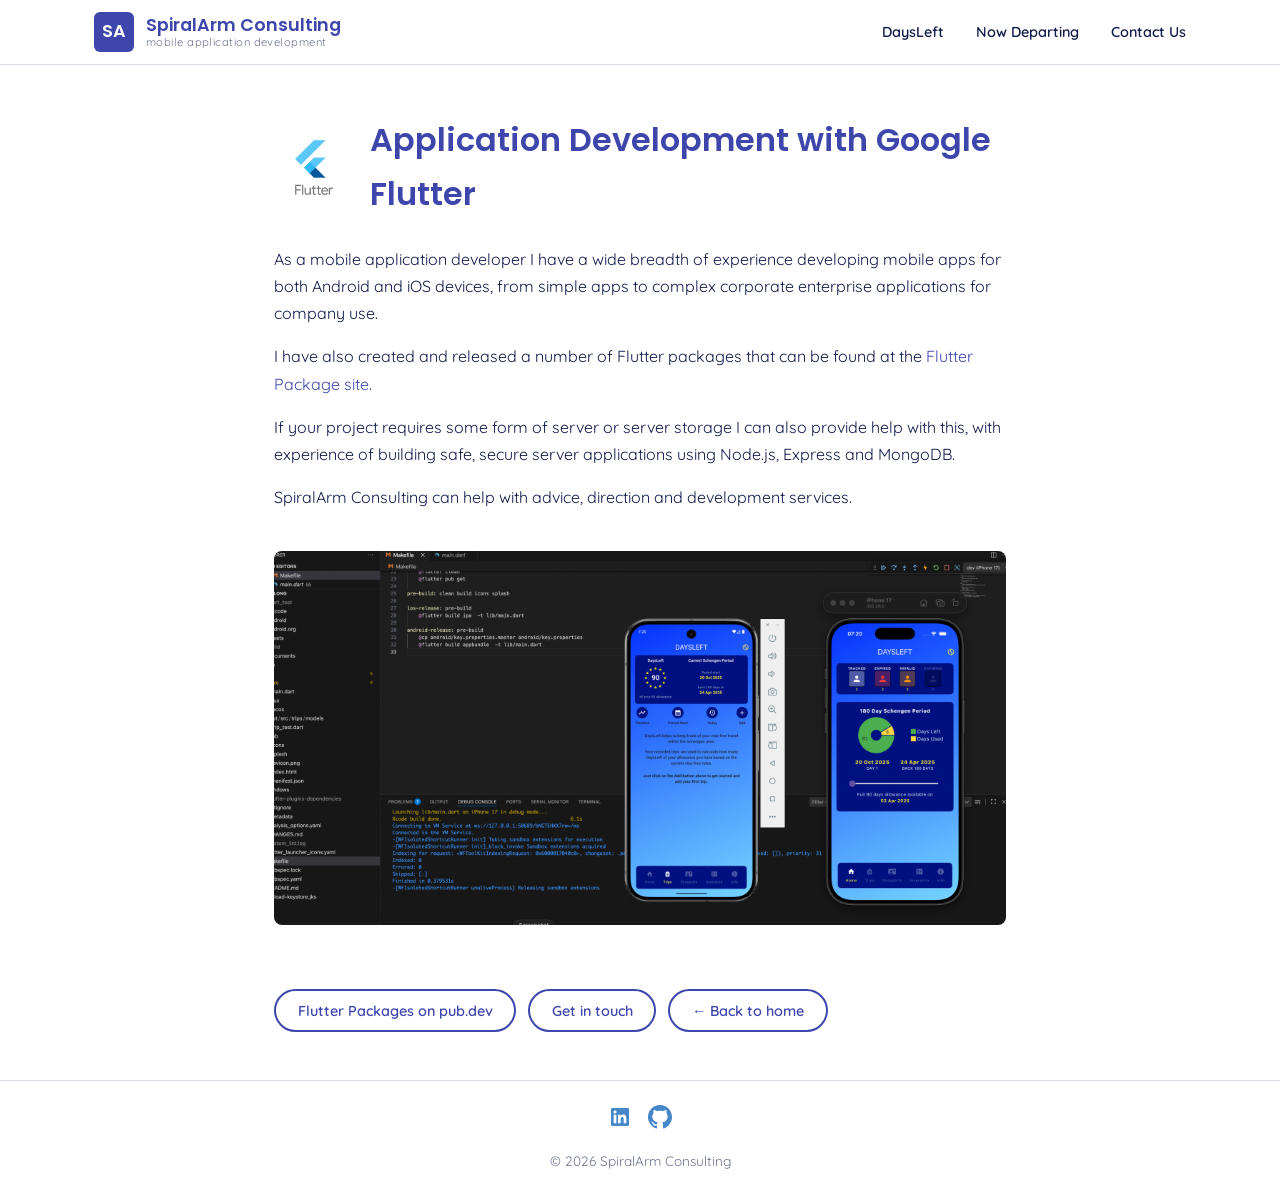
<file: mobile-development.html>
<!DOCTYPE html>
<html lang="en-GB">
<head>
  <meta charset="UTF-8">
  <meta name="viewport" content="width=device-width, initial-scale=1.0">
  <title>Mobile Development — SpiralArm Consulting</title>
  <link rel="preconnect" href="https://fonts.googleapis.com">
  <link rel="preconnect" href="https://fonts.gstatic.com" crossorigin>
  <link href="https://fonts.googleapis.com/css2?family=Poppins:wght@600&family=Quicksand:wght@400;600&display=swap" rel="stylesheet">
  <link rel="stylesheet" href="css/style.css">
</head>
<body>

  <header class="site-header">
    <div class="header-inner">
      <a href="index.html" class="site-logo">
        <div class="logo-mark">SA</div>
        <div class="site-title">
          SpiralArm Consulting
          <span>mobile application development</span>
        </div>
      </a>
      <button class="nav-toggle" id="navToggle" aria-label="Toggle menu" aria-expanded="false">
        <svg width="22" height="22" viewBox="0 0 24 24" fill="none" stroke="currentColor" stroke-width="2" stroke-linecap="round">
          <line x1="3" y1="6"  x2="21" y2="6"/>
          <line x1="3" y1="12" x2="21" y2="12"/>
          <line x1="3" y1="18" x2="21" y2="18"/>
        </svg>
      </button>
      <nav class="primary-nav" id="primaryNav" aria-label="Main navigation">
        <ul>
          <li><a href="daysleft.html">DaysLeft</a></li>
          <li><a href="now-departing.html">Now Departing</a></li>
          <li><a href="contact.html">Contact Us</a></li>
        </ul>
      </nav>
    </div>
  </header>

  <main>
    <div class="page-content">
      <div style="display:flex;align-items:center;gap:1rem;margin-bottom:1.5rem">
        <img src="images/flutter_logo.png" alt="Flutter logo" style="width:80px;height:auto">
        <h1 style="margin-bottom:0">Application Development with Google Flutter</h1>
      </div>

      <p>As a mobile application developer I have a wide breadth of experience developing mobile apps for both Android and iOS devices, from simple apps to complex corporate enterprise applications for company use.</p>

      <p>I have also created and released a number of Flutter packages that can be found at the <a href="https://pub.dev/publishers/spiralarm.uk/packages" target="_blank" rel="noopener noreferrer">Flutter Package site</a>.</p>

      <p>If your project requires some form of server or server storage I can also provide help with this, with experience of building safe, secure server applications using Node.js, Express and MongoDB.</p>

      <p>SpiralArm Consulting can help with advice, direction and development services.</p>

      <img src="images/Screenshot-2025-10-20-at-07.20.25-2048x1046.png" alt="Flutter packages screenshot" style="width:100%;height:auto;border-radius:8px;margin:1.5rem 0">

      <div class="btn-row" style="margin-top:2rem;justify-content:flex-start">
        <a class="btn-outline" href="https://pub.dev/publishers/spiralarm.uk/packages" target="_blank" rel="noopener noreferrer">Flutter Packages on pub.dev</a>
        <a class="btn-outline" href="contact.html">Get in touch</a>
        <a class="btn-outline" href="index.html">← Back to home</a>
      </div>
    </div>
  </main>

  <footer class="site-footer">
    <ul class="social-icons">
      <li>
        <a href="https://www.linkedin.com/in/sbrogers" aria-label="LinkedIn" rel="noopener noreferrer" target="_blank">
          <svg viewBox="0 0 24 24"><path d="M19.7,3H4.3C3.582,3,3,3.582,3,4.3v15.4C3,20.418,3.582,21,4.3,21h15.4c0.718,0,1.3-0.582,1.3-1.3V4.3C21,3.582,20.418,3,19.7,3z M8.339,18.338H5.667v-8.59h2.672V18.338z M7.004,8.574c-0.857,0-1.549-0.694-1.549-1.548c0-0.855,0.691-1.548,1.549-1.548c0.854,0,1.547,0.694,1.547,1.548C8.551,7.881,7.858,8.574,7.004,8.574z M18.339,18.338h-2.669v-4.177c0-0.996-0.017-2.278-1.387-2.278c-1.389,0-1.601,1.086-1.601,2.206v4.249h-2.667v-8.59h2.559v1.174h0.037c0.356-0.675,1.227-1.387,2.526-1.387c2.703,0,3.203,1.779,3.203,4.092V18.338z"/></svg>
        </a>
      </li>
      <li>
        <a href="https://github.com/magnatronus" aria-label="GitHub" rel="noopener noreferrer" target="_blank">
          <svg viewBox="0 0 24 24"><path d="M12 0c-6.626 0-12 5.373-12 12 0 5.302 3.438 9.8 8.207 11.387.599.111.793-.261.793-.577v-2.234c-3.338.726-4.033-1.416-4.033-1.416-.546-1.387-1.333-1.756-1.333-1.756-1.089-.745.083-.729.083-.729 1.205.084 1.839 1.237 1.839 1.237 1.07 1.834 2.807 1.304 3.492.997.107-.775.418-1.305.762-1.604-2.665-.305-5.467-1.334-5.467-5.931 0-1.311.469-2.381 1.236-3.221-.124-.303-.535-1.524.117-3.176 0 0 1.008-.322 3.301 1.23.957-.266 1.983-.399 3.003-.404 1.02.005 2.047.138 3.006.404 2.291-1.552 3.297-1.23 3.297-1.23.653 1.653.242 2.874.118 3.176.77.84 1.235 1.911 1.235 3.221 0 4.609-2.807 5.624-5.479 5.921.43.372.823 1.102.823 2.222v3.293c0 .319.192.694.801.576 4.765-1.589 8.199-6.086 8.199-11.386 0-6.627-5.373-12-12-12z"/></svg>
        </a>
      </li>
    </ul>
    <p class="copyright">&copy; 2026 SpiralArm Consulting</p>
  </footer>

  <script>
    const toggle = document.getElementById('navToggle');
    const nav = document.getElementById('primaryNav');
    toggle.addEventListener('click', () => {
      const open = nav.classList.toggle('open');
      toggle.setAttribute('aria-expanded', open);
    });
  </script>

</body>
</html>
</file>
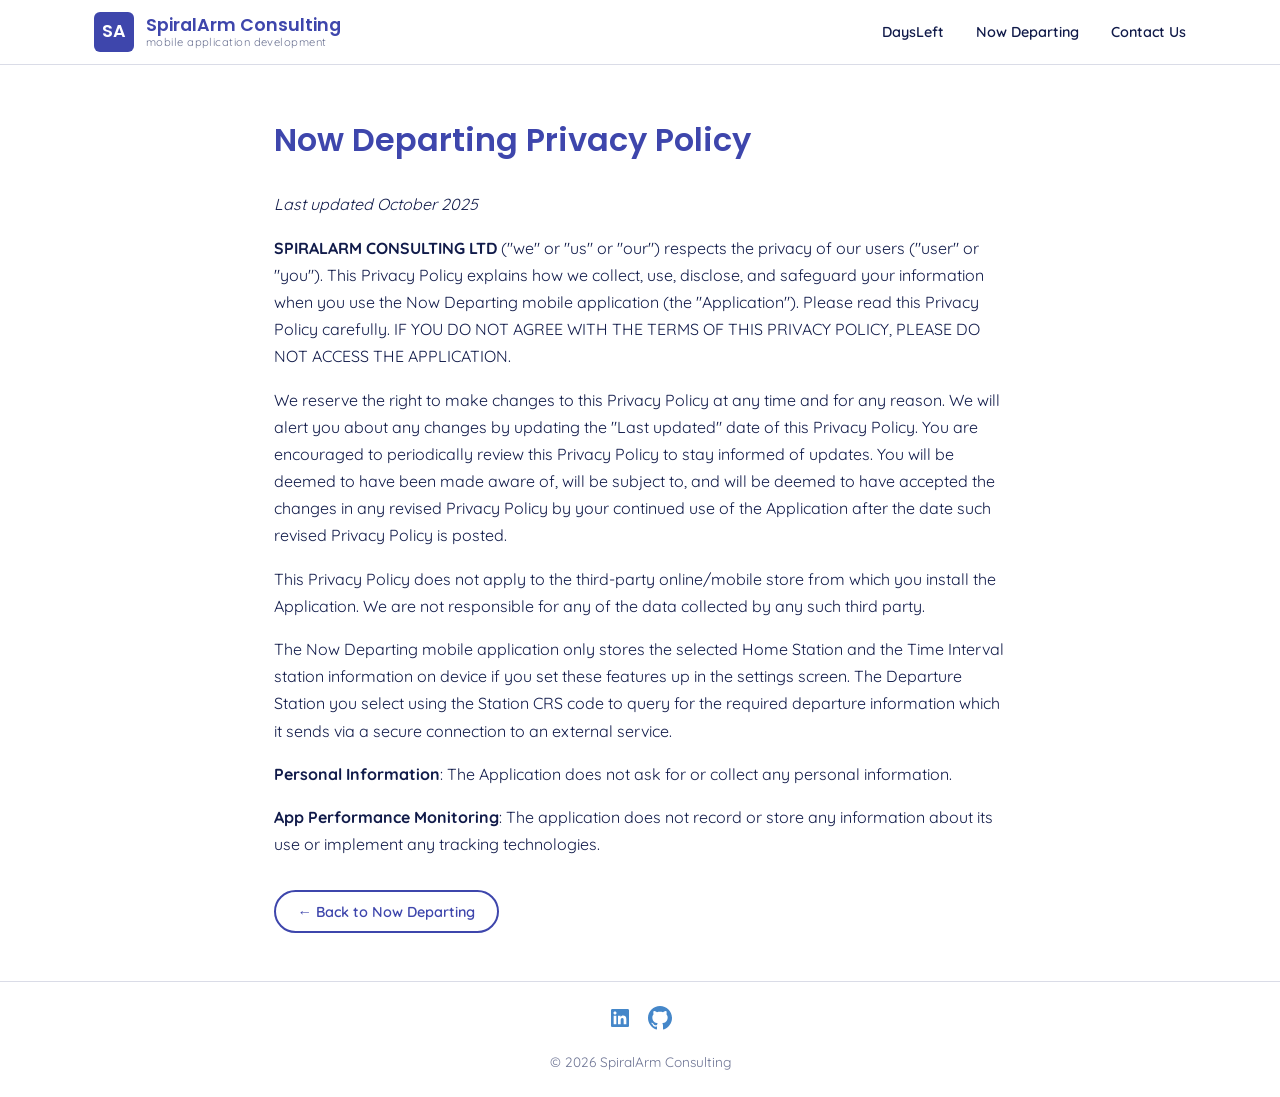
<file: now-departing-privacy-policy.html>
<!DOCTYPE html>
<html lang="en-GB">
<head>
  <meta charset="UTF-8">
  <meta name="viewport" content="width=device-width, initial-scale=1.0">
  <title>Now Departing Privacy Policy — SpiralArm Consulting</title>
  <link rel="preconnect" href="https://fonts.googleapis.com">
  <link rel="preconnect" href="https://fonts.gstatic.com" crossorigin>
  <link href="https://fonts.googleapis.com/css2?family=Poppins:wght@600&family=Quicksand:wght@400;600&display=swap" rel="stylesheet">
  <link rel="stylesheet" href="css/style.css">
</head>
<body>

  <header class="site-header">
    <div class="header-inner">
      <a href="index.html" class="site-logo">
        <div class="logo-mark">SA</div>
        <div class="site-title">
          SpiralArm Consulting
          <span>mobile application development</span>
        </div>
      </a>
      <button class="nav-toggle" id="navToggle" aria-label="Toggle menu" aria-expanded="false">
        <svg width="22" height="22" viewBox="0 0 24 24" fill="none" stroke="currentColor" stroke-width="2" stroke-linecap="round">
          <line x1="3" y1="6"  x2="21" y2="6"/>
          <line x1="3" y1="12" x2="21" y2="12"/>
          <line x1="3" y1="18" x2="21" y2="18"/>
        </svg>
      </button>
      <nav class="primary-nav" id="primaryNav" aria-label="Main navigation">
        <ul>
          <li><a href="daysleft.html">DaysLeft</a></li>
          <li><a href="now-departing.html">Now Departing</a></li>
          <li><a href="contact.html">Contact Us</a></li>
        </ul>
      </nav>
    </div>
  </header>

  <main>
    <div class="page-content">
      <h1>Now Departing Privacy Policy</h1>

      <p><em>Last updated October 2025</em></p>

      <p><strong>SPIRALARM CONSULTING LTD</strong> ("we" or "us" or "our") respects the privacy of our users ("user" or "you"). This Privacy Policy explains how we collect, use, disclose, and safeguard your information when you use the Now Departing mobile application (the "Application"). Please read this Privacy Policy carefully. IF YOU DO NOT AGREE WITH THE TERMS OF THIS PRIVACY POLICY, PLEASE DO NOT ACCESS THE APPLICATION.</p>

      <p>We reserve the right to make changes to this Privacy Policy at any time and for any reason. We will alert you about any changes by updating the "Last updated" date of this Privacy Policy. You are encouraged to periodically review this Privacy Policy to stay informed of updates. You will be deemed to have been made aware of, will be subject to, and will be deemed to have accepted the changes in any revised Privacy Policy by your continued use of the Application after the date such revised Privacy Policy is posted.</p>

      <p>This Privacy Policy does not apply to the third-party online/mobile store from which you install the Application. We are not responsible for any of the data collected by any such third party.</p>

      <p>The Now Departing mobile application only stores the selected Home Station and the Time Interval station information on device if you set these features up in the settings screen. The Departure Station you select using the Station CRS code to query for the required departure information which it sends via a secure connection to an external service.</p>

      <p><strong>Personal Information</strong>: The Application does not ask for or collect any personal information.</p>

      <p><strong>App Performance Monitoring</strong>: The application does not record or store any information about its use or implement any tracking technologies.</p>

      <div class="btn-row" style="margin-top:2rem;justify-content:flex-start">
        <a class="btn-outline" href="now-departing.html">← Back to Now Departing</a>
      </div>
    </div>
  </main>

  <footer class="site-footer">
    <ul class="social-icons">
      <li>
        <a href="https://www.linkedin.com/in/sbrogers" aria-label="LinkedIn" rel="noopener noreferrer" target="_blank">
          <svg viewBox="0 0 24 24"><path d="M19.7,3H4.3C3.582,3,3,3.582,3,4.3v15.4C3,20.418,3.582,21,4.3,21h15.4c0.718,0,1.3-0.582,1.3-1.3V4.3C21,3.582,20.418,3,19.7,3z M8.339,18.338H5.667v-8.59h2.672V18.338z M7.004,8.574c-0.857,0-1.549-0.694-1.549-1.548c0-0.855,0.691-1.548,1.549-1.548c0.854,0,1.547,0.694,1.547,1.548C8.551,7.881,7.858,8.574,7.004,8.574z M18.339,18.338h-2.669v-4.177c0-0.996-0.017-2.278-1.387-2.278c-1.389,0-1.601,1.086-1.601,2.206v4.249h-2.667v-8.59h2.559v1.174h0.037c0.356-0.675,1.227-1.387,2.526-1.387c2.703,0,3.203,1.779,3.203,4.092V18.338z"/></svg>
        </a>
      </li>
      <li>
        <a href="https://github.com/magnatronus" aria-label="GitHub" rel="noopener noreferrer" target="_blank">
          <svg viewBox="0 0 24 24"><path d="M12 0c-6.626 0-12 5.373-12 12 0 5.302 3.438 9.8 8.207 11.387.599.111.793-.261.793-.577v-2.234c-3.338.726-4.033-1.416-4.033-1.416-.546-1.387-1.333-1.756-1.333-1.756-1.089-.745.083-.729.083-.729 1.205.084 1.839 1.237 1.839 1.237 1.07 1.834 2.807 1.304 3.492.997.107-.775.418-1.305.762-1.604-2.665-.305-5.467-1.334-5.467-5.931 0-1.311.469-2.381 1.236-3.221-.124-.303-.535-1.524.117-3.176 0 0 1.008-.322 3.301 1.23.957-.266 1.983-.399 3.003-.404 1.02.005 2.047.138 3.006.404 2.291-1.552 3.297-1.23 3.297-1.23.653 1.653.242 2.874.118 3.176.77.84 1.235 1.911 1.235 3.221 0 4.609-2.807 5.624-5.479 5.921.43.372.823 1.102.823 2.222v3.293c0 .319.192.694.801.576 4.765-1.589 8.199-6.086 8.199-11.386 0-6.627-5.373-12-12-12z"/></svg>
        </a>
      </li>
    </ul>
    <p class="copyright">&copy; 2026 SpiralArm Consulting</p>
  </footer>

  <script>
    const toggle = document.getElementById('navToggle');
    const nav = document.getElementById('primaryNav');
    toggle.addEventListener('click', () => {
      const open = nav.classList.toggle('open');
      toggle.setAttribute('aria-expanded', open);
    });
  </script>

</body>
</html>
</file>
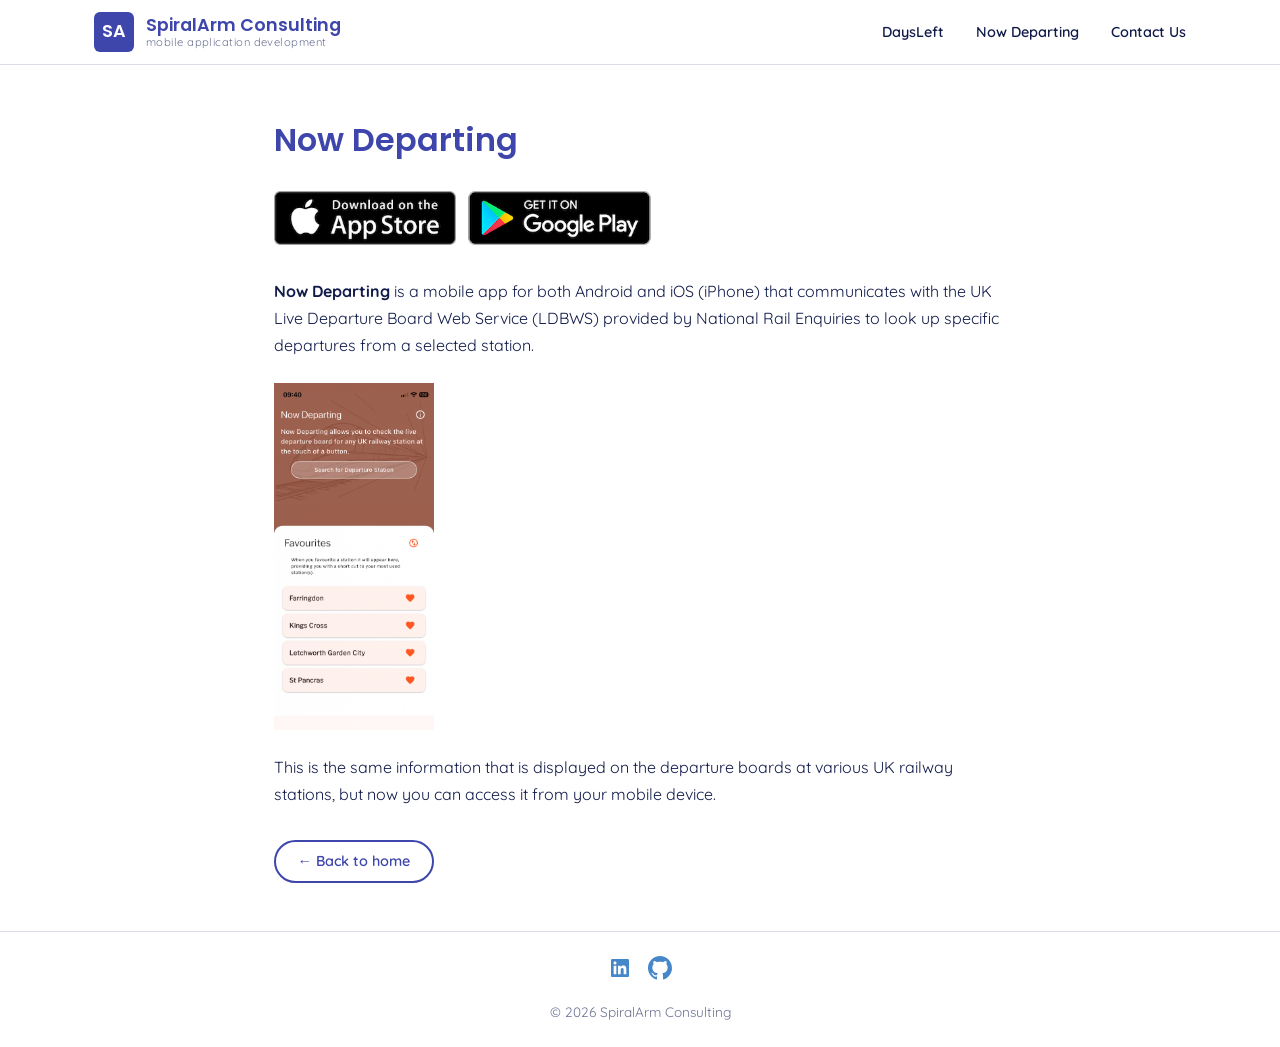
<file: now-departing.html>
<!DOCTYPE html>
<html lang="en-GB">
<head>
  <meta charset="UTF-8">
  <meta name="viewport" content="width=device-width, initial-scale=1.0">
  <title>Now Departing — SpiralArm Consulting</title>
  <link rel="preconnect" href="https://fonts.googleapis.com">
  <link rel="preconnect" href="https://fonts.gstatic.com" crossorigin>
  <link href="https://fonts.googleapis.com/css2?family=Poppins:wght@600&family=Quicksand:wght@400;600&display=swap" rel="stylesheet">
  <link rel="stylesheet" href="css/style.css">
</head>
<body>

  <header class="site-header">
    <div class="header-inner">
      <a href="index.html" class="site-logo">
        <div class="logo-mark">SA</div>
        <div class="site-title">
          SpiralArm Consulting
          <span>mobile application development</span>
        </div>
      </a>
      <button class="nav-toggle" id="navToggle" aria-label="Toggle menu" aria-expanded="false">
        <svg width="22" height="22" viewBox="0 0 24 24" fill="none" stroke="currentColor" stroke-width="2" stroke-linecap="round">
          <line x1="3" y1="6"  x2="21" y2="6"/>
          <line x1="3" y1="12" x2="21" y2="12"/>
          <line x1="3" y1="18" x2="21" y2="18"/>
        </svg>
      </button>
      <nav class="primary-nav" id="primaryNav" aria-label="Main navigation">
        <ul>
          <li><a href="daysleft.html">DaysLeft</a></li>
          <li><a href="now-departing.html">Now Departing</a></li>
          <li><a href="contact.html">Contact Us</a></li>
        </ul>
      </nav>
    </div>
  </header>

  <main>
    <div class="page-content">
      <h1>Now Departing</h1>

      <div class="btn-row" style="justify-content:flex-start">
        <a href="https://itunes.apple.com/us/app/now-departing/id1309671772?ls=1&mt=8" target="_blank" rel="noopener noreferrer">
          <img src="images/apple-appstore.png" alt="Download on the App Store" style="height:54px;width:auto">
        </a>
        <a href="https://play.google.com/store/apps/details?id=uk.spiralarm.traintimes" target="_blank" rel="noopener noreferrer">
          <img src="images/google-play.png" alt="Get it on Google Play" style="height:54px;width:auto">
        </a>
      </div>

      <p><strong>Now Departing</strong> is a mobile app for both Android and iOS (iPhone) that communicates with the UK Live Departure Board Web Service (LDBWS) provided by National Rail Enquiries to look up specific departures from a selected station.</p>

      <img src="images/IMG_7580-946x2048.png" alt="Now Departing app screenshot" style="display:block;width:160px;height:auto;margin:1.5rem 0">

      <p>This is the same information that is displayed on the departure boards at various UK railway stations, but now you can access it from your mobile device.</p>

      <div class="btn-row" style="margin-top:2rem;justify-content:flex-start">
        <a class="btn-outline" href="index.html">← Back to home</a>
      </div>
    </div>
  </main>

  <footer class="site-footer">
    <ul class="social-icons">
      <li>
        <a href="https://www.linkedin.com/in/sbrogers" aria-label="LinkedIn" rel="noopener noreferrer" target="_blank">
          <svg viewBox="0 0 24 24"><path d="M19.7,3H4.3C3.582,3,3,3.582,3,4.3v15.4C3,20.418,3.582,21,4.3,21h15.4c0.718,0,1.3-0.582,1.3-1.3V4.3C21,3.582,20.418,3,19.7,3z M8.339,18.338H5.667v-8.59h2.672V18.338z M7.004,8.574c-0.857,0-1.549-0.694-1.549-1.548c0-0.855,0.691-1.548,1.549-1.548c0.854,0,1.547,0.694,1.547,1.548C8.551,7.881,7.858,8.574,7.004,8.574z M18.339,18.338h-2.669v-4.177c0-0.996-0.017-2.278-1.387-2.278c-1.389,0-1.601,1.086-1.601,2.206v4.249h-2.667v-8.59h2.559v1.174h0.037c0.356-0.675,1.227-1.387,2.526-1.387c2.703,0,3.203,1.779,3.203,4.092V18.338z"/></svg>
        </a>
      </li>
      <li>
        <a href="https://github.com/magnatronus" aria-label="GitHub" rel="noopener noreferrer" target="_blank">
          <svg viewBox="0 0 24 24"><path d="M12 0c-6.626 0-12 5.373-12 12 0 5.302 3.438 9.8 8.207 11.387.599.111.793-.261.793-.577v-2.234c-3.338.726-4.033-1.416-4.033-1.416-.546-1.387-1.333-1.756-1.333-1.756-1.089-.745.083-.729.083-.729 1.205.084 1.839 1.237 1.839 1.237 1.07 1.834 2.807 1.304 3.492.997.107-.775.418-1.305.762-1.604-2.665-.305-5.467-1.334-5.467-5.931 0-1.311.469-2.381 1.236-3.221-.124-.303-.535-1.524.117-3.176 0 0 1.008-.322 3.301 1.23.957-.266 1.983-.399 3.003-.404 1.02.005 2.047.138 3.006.404 2.291-1.552 3.297-1.23 3.297-1.23.653 1.653.242 2.874.118 3.176.77.84 1.235 1.911 1.235 3.221 0 4.609-2.807 5.624-5.479 5.921.43.372.823 1.102.823 2.222v3.293c0 .319.192.694.801.576 4.765-1.589 8.199-6.086 8.199-11.386 0-6.627-5.373-12-12-12z"/></svg>
        </a>
      </li>
    </ul>
    <p class="copyright">&copy; 2026 SpiralArm Consulting</p>
  </footer>

  <script>
    const toggle = document.getElementById('navToggle');
    const nav = document.getElementById('primaryNav');
    toggle.addEventListener('click', () => {
      const open = nav.classList.toggle('open');
      toggle.setAttribute('aria-expanded', open);
    });
  </script>

</body>
</html>
</file>
<file: css/style.css>
*, *::before, *::after { box-sizing: border-box; margin: 0; padding: 0; }

:root {
  --primary:    hsl(236, 47%, 46%);
  --secondary:  hsl(41,  82%, 58%);
  --bg:         #ffffff;
  --text:       hsl(230, 62%, 18%);
  --muted:      hsl(230, 15%, 50%);
  --border:     hsl(230, 20%, 88%);
  --max-w:      1140px;
  --max-w-text: 780px;
}

html { font-size: 16px; scroll-behavior: smooth; }

body {
  font-family: 'Quicksand', sans-serif;
  background: var(--bg);
  color: var(--text);
  line-height: 1.7;
  min-height: 100dvh;
  display: flex;
  flex-direction: column;
}

a { color: var(--primary); text-decoration: none; }
a:hover { text-decoration: underline; }

/* ── Header ─────────────────────────────────────────── */

.site-header {
  background: var(--bg);
  border-bottom: 1px solid var(--border);
  position: sticky;
  top: 0;
  z-index: 100;
}

.header-inner {
  max-width: var(--max-w);
  margin: 0 auto;
  padding: 0.75rem 1.5rem;
  display: flex;
  align-items: center;
  justify-content: space-between;
  gap: 1rem;
}

.site-logo {
  display: flex;
  align-items: center;
  gap: 0.75rem;
  text-decoration: none;
}

.logo-mark {
  width: 40px;
  height: 40px;
  background: var(--primary);
  border-radius: 6px;
  display: grid;
  place-items: center;
  color: #fff;
  font-family: 'Poppins', sans-serif;
  font-weight: 600;
  font-size: 1.1rem;
  flex-shrink: 0;
}

.site-title {
  font-family: 'Poppins', sans-serif;
  font-weight: 600;
  font-size: 1.1rem;
  color: var(--primary);
  line-height: 1.2;
}

.site-title span {
  display: block;
  font-family: 'Quicksand', sans-serif;
  font-weight: 400;
  font-size: 0.7rem;
  color: var(--muted);
  letter-spacing: 0.04em;
}

.primary-nav ul {
  list-style: none;
  display: flex;
  gap: 2rem;
}

.primary-nav a {
  font-weight: 600;
  font-size: 0.9rem;
  color: var(--text);
  transition: color 0.15s;
}

.primary-nav a:hover { color: var(--primary); text-decoration: none; }

/* Mobile nav toggle */
.nav-toggle {
  display: none;
  background: none;
  border: none;
  cursor: pointer;
  padding: 0.25rem;
  color: var(--text);
}

/* ── Main ────────────────────────────────────────────── */

main { flex: 1; }

/* ── Hero ────────────────────────────────────────────── */

.hero {
  text-align: center;
  padding: 4rem 1.5rem 1rem;
  max-width: var(--max-w-text);
  margin: 0 auto;
}

.hero h1 {
  font-family: 'Poppins', sans-serif;
  font-size: clamp(2rem, 5vw, 3rem);
  font-weight: 600;
  color: var(--primary);
  margin-bottom: 0.75rem;
}

.hero .tagline {
  font-size: 1.05rem;
  color: var(--muted);
}

/* ── Services ────────────────────────────────────────── */

.services {
  max-width: var(--max-w);
  margin: 3rem auto;
  padding: 0 1.5rem;
  display: grid;
  grid-template-columns: repeat(3, 1fr);
  gap: 1.5rem;
}

.service-card {
  border: 2px solid var(--border);
  border-radius: 8px;
  padding: 2rem 1.5rem;
  text-align: center;
  display: flex;
  flex-direction: column;
  gap: 1rem;
}

.service-card .icon {
  width: 60px;
  height: 60px;
  margin: 0 auto;
  color: var(--primary);
}

.service-card .icon svg {
  width: 100%;
  height: 100%;
  fill: var(--primary);
}

.service-card h3 {
  font-family: 'Poppins', sans-serif;
  font-weight: 600;
  font-size: 1.05rem;
  color: var(--text);
}

.service-card p {
  font-size: 0.95rem;
  color: var(--muted);
  line-height: 1.6;
}

/* ── Welcome / Bio ───────────────────────────────────── */

.bio {
  max-width: var(--max-w-text);
  margin: 2rem auto;
  padding: 2rem 1.5rem;
  text-align: center;
}

.bio h2 {
  font-family: 'Poppins', sans-serif;
  font-size: 1.75rem;
  font-weight: 600;
  margin-bottom: 0.5rem;
}

.bio .subtitle {
  font-weight: 600;
  color: var(--muted);
  margin-bottom: 1.5rem;
  font-size: 0.95rem;
}

.bio p {
  text-align: left;
  margin-bottom: 1rem;
  font-size: 0.975rem;
}

.bio-sig {
  margin-top: 1.5rem;
  font-style: italic;
  font-weight: 600;
  font-family: 'Poppins', sans-serif;
  color: var(--muted);
}

/* ── Button styles ───────────────────────────────────── */

.btn-row {
  display: flex;
  flex-wrap: wrap;
  gap: 0.75rem;
  justify-content: center;
  margin: 1.5rem 0;
}

.btn-outline {
  display: inline-block;
  border: 2px solid currentColor;
  border-radius: 9999px;
  padding: 0.5em 1.5em;
  font-weight: 600;
  font-size: 0.9rem;
  color: var(--primary);
  transition: background 0.15s, color 0.15s;
}

.btn-outline:hover {
  background: var(--primary);
  color: #fff;
  text-decoration: none;
}

/* ── Flutter Packages ────────────────────────────────── */

.packages {
  background: hsl(210, 100%, 98%);
  padding: 2.5rem 1.5rem;
  text-align: center;
}

.packages-inner {
  max-width: var(--max-w-text);
  margin: 0 auto;
}

.packages h2 {
  font-family: 'Poppins', sans-serif;
  font-size: 1.2rem;
  font-weight: 600;
  margin-bottom: 0.75rem;
}

.packages p {
  color: var(--muted);
  font-size: 0.975rem;
  margin-bottom: 1.25rem;
}

/* ── Divider ─────────────────────────────────────────── */

.divider {
  border: none;
  border-top: 2px solid var(--border);
  max-width: var(--max-w);
  margin: 1rem auto;
}

/* ── Posts list ──────────────────────────────────────── */

.posts {
  max-width: var(--max-w);
  margin: 2rem auto 3rem;
  padding: 0 1.5rem;
}

.post-item {
  border-bottom: 1px solid var(--border);
  padding: 1.25rem 0;
}

.post-item:last-child { border-bottom: none; }

.post-item h4 {
  font-family: 'Poppins', sans-serif;
  font-weight: 600;
  font-size: 1.05rem;
  margin-bottom: 0.5rem;
}

.post-item h4 a { color: var(--text); }
.post-item h4 a:hover { color: var(--primary); text-decoration: none; }

.post-item p {
  font-size: 0.925rem;
  color: var(--muted);
  margin-bottom: 0.5rem;
}

.read-more {
  font-size: 0.875rem;
  font-weight: 600;
  color: var(--primary);
}

/* ── Footer ──────────────────────────────────────────── */

.site-footer {
  border-top: 1px solid var(--border);
  padding: 1.5rem;
  text-align: center;
}

.social-icons {
  list-style: none;
  display: flex;
  justify-content: center;
  gap: 1rem;
  margin-bottom: 0.75rem;
}

.social-icons a {
  display: inline-flex;
  align-items: center;
  color: hsl(210, 55%, 53%);
  transition: color 0.15s;
}

.social-icons a:hover { color: var(--primary); }

.social-icons svg {
  width: 24px;
  height: 24px;
  fill: currentColor;
}

.copyright {
  font-size: 0.85rem;
  color: var(--muted);
}

/* ── Inner pages ─────────────────────────────────────── */

.page-content {
  max-width: var(--max-w-text);
  margin: 3rem auto;
  padding: 0 1.5rem;
}

.page-content h1 {
  font-family: 'Poppins', sans-serif;
  font-size: 2rem;
  font-weight: 600;
  margin-bottom: 1.5rem;
  color: var(--primary);
}

.page-content h2 {
  font-family: 'Poppins', sans-serif;
  font-size: 1.4rem;
  margin: 1.75rem 0 0.75rem;
}

.page-content p { margin-bottom: 1rem; }

/* ── Contact form ────────────────────────────────────── */

.contact-form {
  display: flex;
  flex-direction: column;
  gap: 1rem;
  margin-top: 1.5rem;
}

.form-group { display: flex; flex-direction: column; gap: 0.35rem; }

.form-group label {
  font-weight: 600;
  font-size: 0.9rem;
}

.form-group input,
.form-group textarea {
  border: 2px solid var(--border);
  border-radius: 6px;
  padding: 0.6rem 0.9rem;
  font-family: inherit;
  font-size: 0.95rem;
  transition: border-color 0.15s;
}

.form-group input:focus,
.form-group textarea:focus {
  outline: none;
  border-color: var(--primary);
}

.form-group textarea { resize: vertical; min-height: 130px; }

.btn-submit {
  align-self: flex-start;
  background: var(--primary);
  color: #fff;
  border: none;
  border-radius: 9999px;
  padding: 0.65em 2em;
  font-family: inherit;
  font-weight: 600;
  font-size: 0.95rem;
  cursor: pointer;
  transition: background 0.15s;
}

.btn-submit:hover { background: hsl(236, 47%, 38%); }

/* ── Responsive ──────────────────────────────────────── */

@media (max-width: 768px) {
  .services {
    grid-template-columns: 1fr;
  }

  .primary-nav { display: none; }
  .primary-nav.open { display: block; }

  .nav-toggle { display: block; }

  .primary-nav ul {
    flex-direction: column;
    gap: 0;
    padding: 0.5rem 0;
  }

  .primary-nav a {
    display: block;
    padding: 0.6rem 0;
    border-bottom: 1px solid var(--border);
  }

  /* when nav is open, show it below header */
  .header-inner { flex-wrap: wrap; }
  .primary-nav.open {
    display: block;
    width: 100%;
    order: 3;
  }
}
</file>
